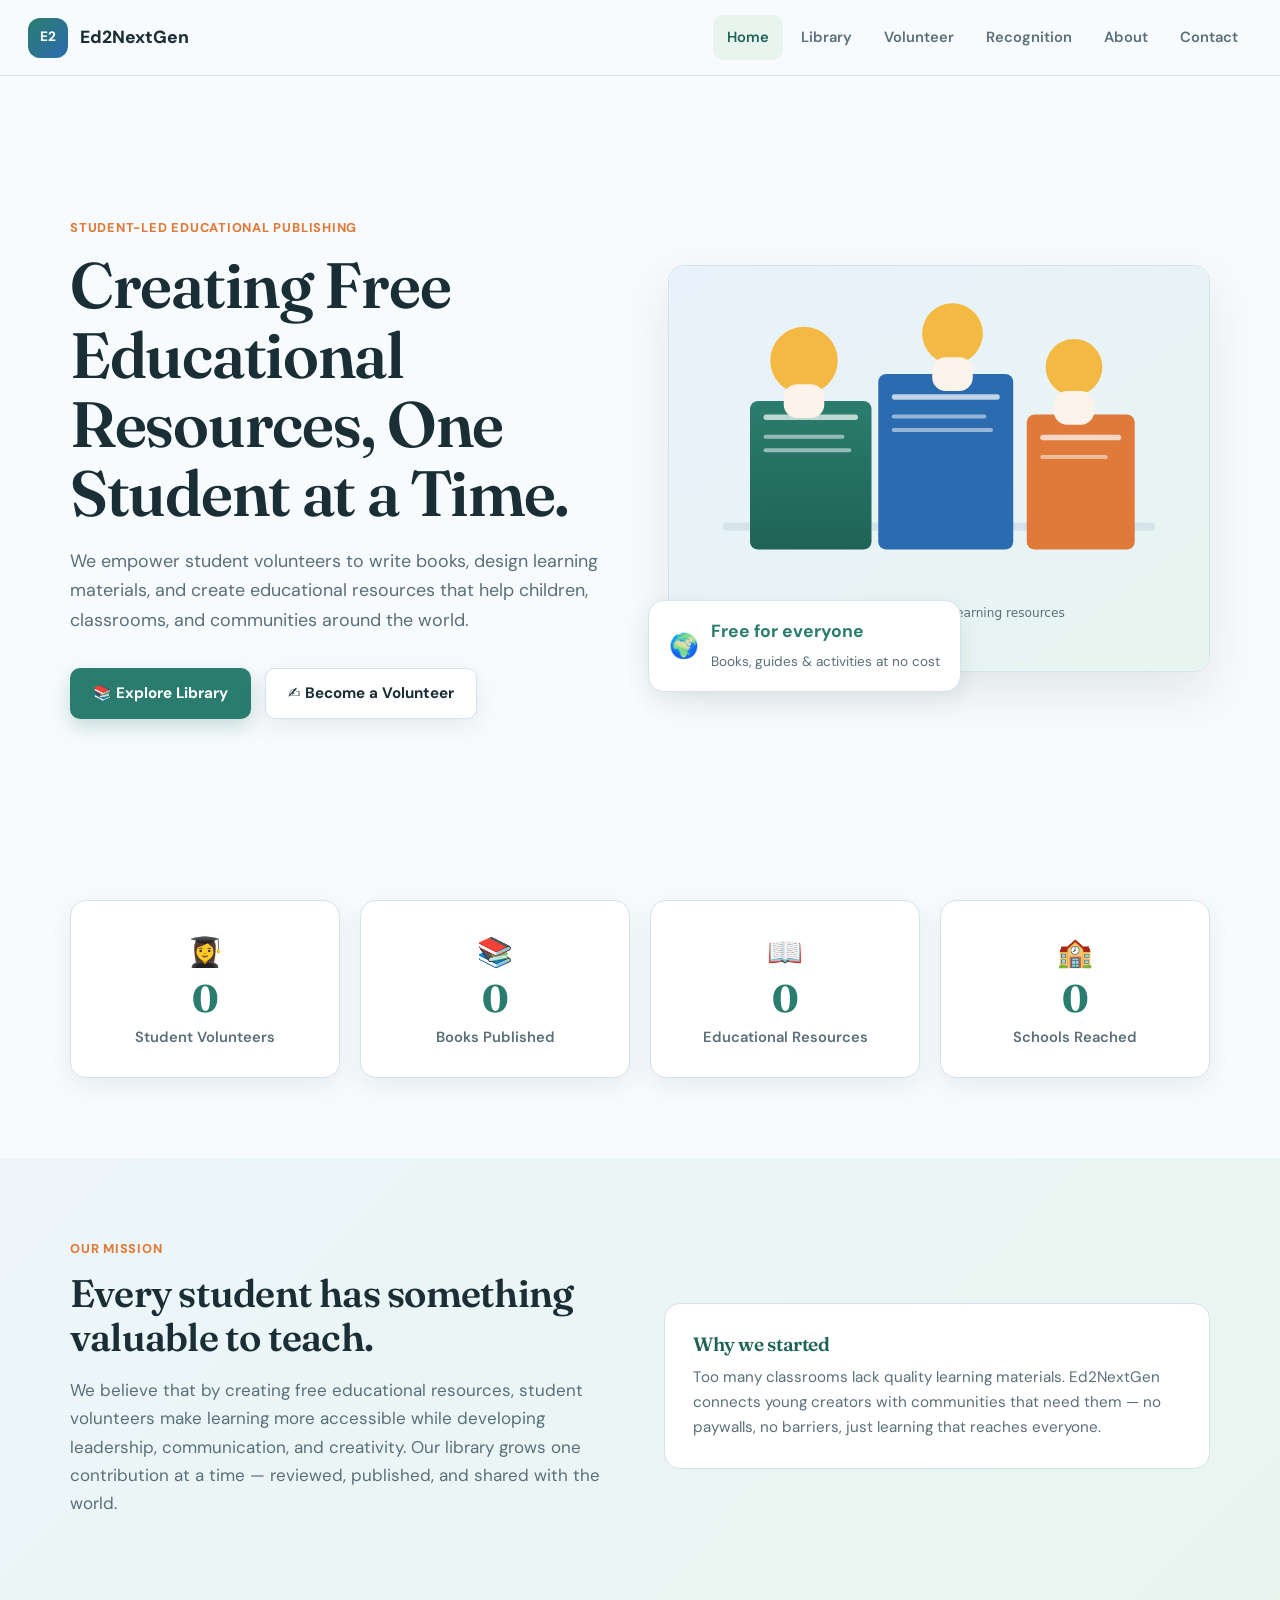
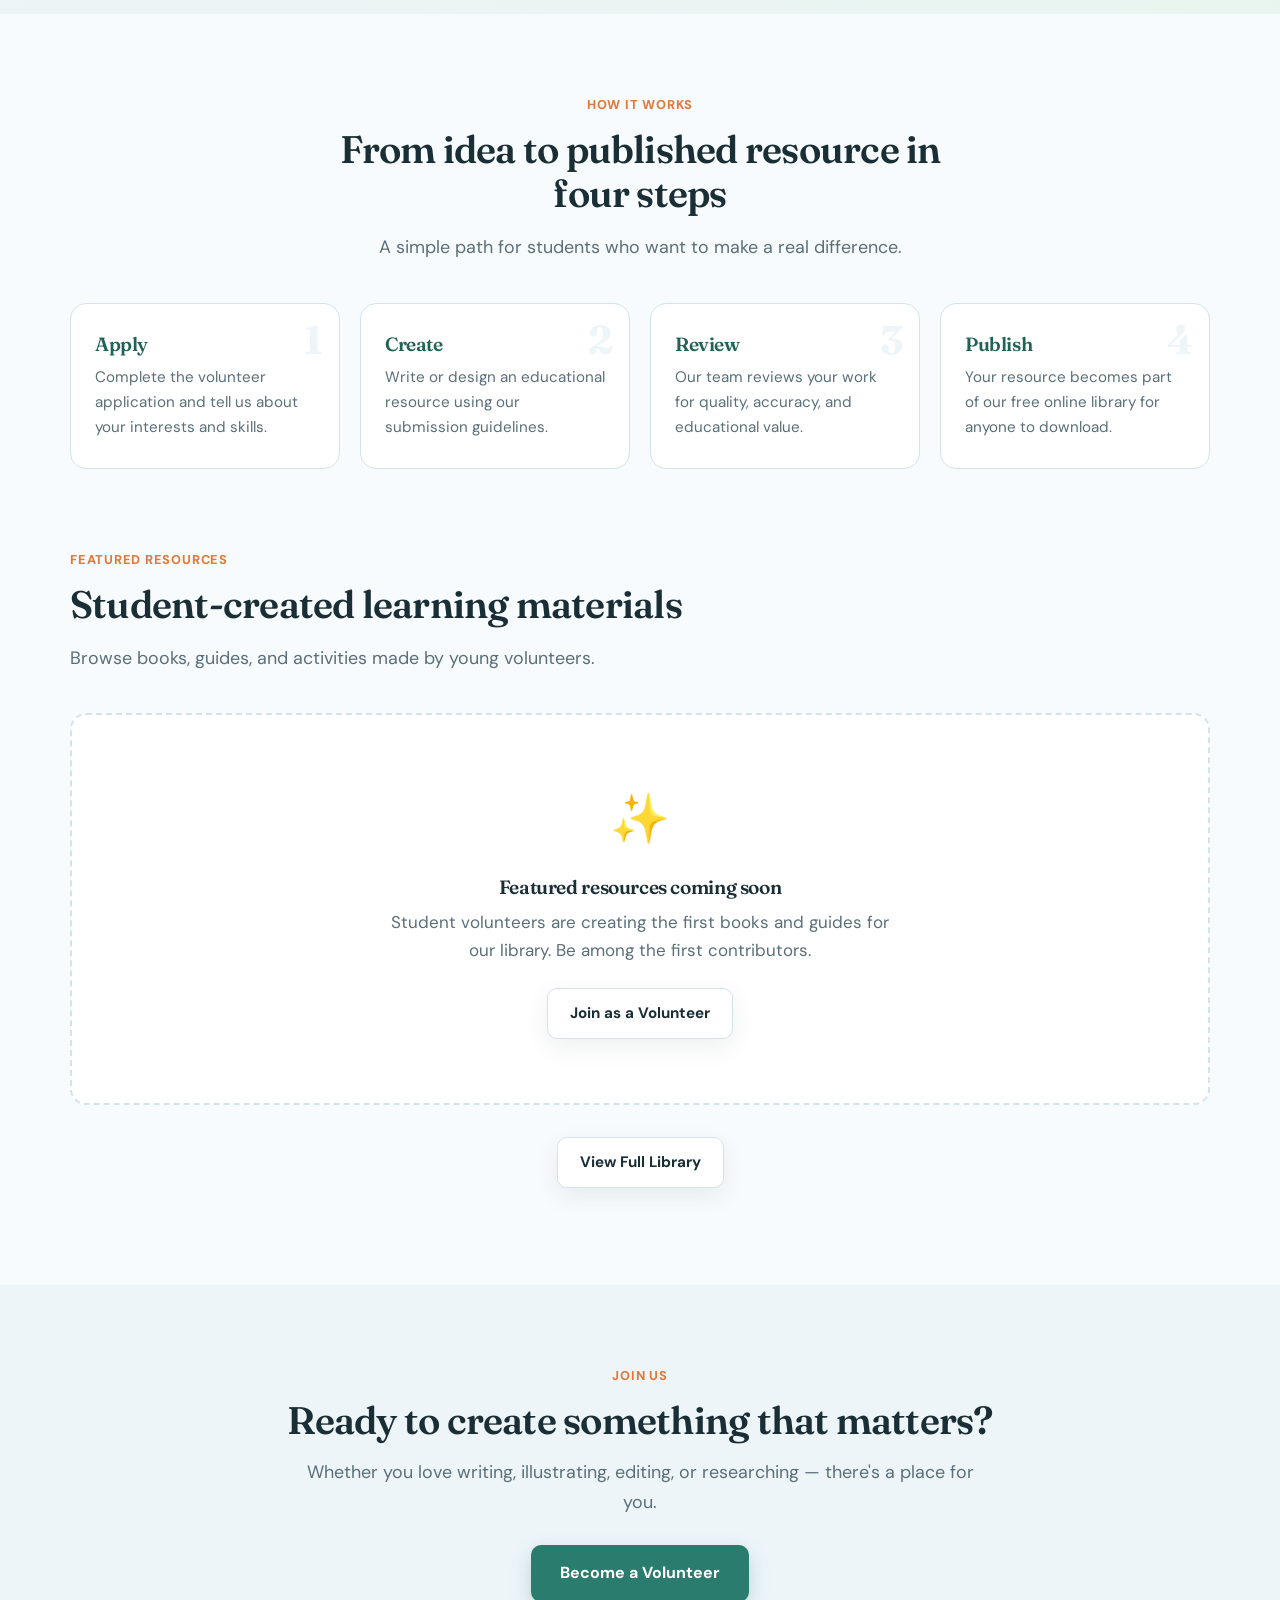
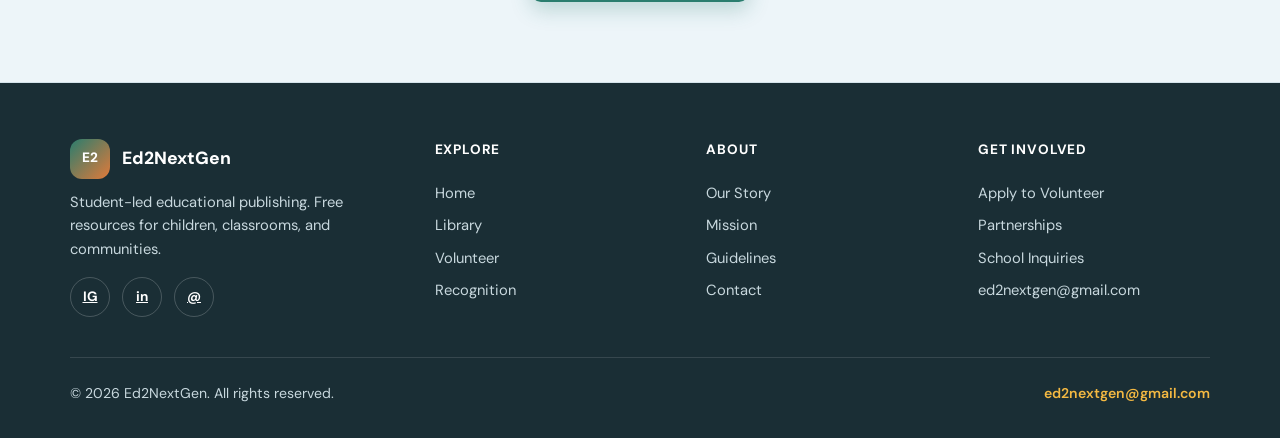
<file: index.html>
<!doctype html>
<html lang="en">
  <head>
    <meta charset="utf-8">
    <meta name="viewport" content="width=device-width, initial-scale=1">
    <title>Ed2NextGen | Free Educational Resources by Student Volunteers</title>
    <meta name="description" content="Ed2NextGen empowers student volunteers to create free educational books, guides, and activities for children, classrooms, and communities worldwide.">
    <link rel="icon" href="assets/favicon.svg" type="image/svg+xml">
    <link rel="stylesheet" href="css/styles.css">
  </head>
  <body>
    <header class="site-header">
      <a class="brand" href="index.html">
        <span class="brand-mark" aria-hidden="true">E2</span>
        <span>Ed2NextGen</span>
      </a>
      <button class="nav-toggle" aria-label="Open menu" aria-expanded="false">
        <span></span><span></span><span></span>
      </button>
      <nav class="nav" aria-label="Primary navigation">
        <a href="index.html" class="active">Home</a>
        <a href="library.html">Library</a>
        <a href="volunteer.html">Volunteer</a>
        <a href="recognition.html">Recognition</a>
        <a href="about.html">About</a>
        <a href="contact.html">Contact</a>
      </nav>
    </header>

    <main>
      <section class="section hero">
        <div class="hero-copy reveal">
          <p class="eyebrow">Student-Led Educational Publishing</p>
          <h1>Creating Free Educational Resources, One Student at a Time.</h1>
          <p class="lead">
            We empower student volunteers to write books, design learning materials, and create
            educational resources that help children, classrooms, and communities around the world.
          </p>
          <div class="hero-actions">
            <a class="button primary" href="library.html">📚 Explore Library</a>
            <a class="button secondary" href="volunteer.html">✍️ Become a Volunteer</a>
          </div>
        </div>
        <div class="hero-visual reveal">
          <div class="hero-card">
            <img src="assets/hero-illustration.svg" alt="Illustration of students creating educational resources together.">
          </div>
          <div class="hero-badge">
            <span aria-hidden="true" style="font-size:1.5rem;">🌍</span>
            <div>
              <strong>Free for everyone</strong>
              <span>Books, guides &amp; activities at no cost</span>
            </div>
          </div>
        </div>
      </section>

      <section class="section stats-grid" aria-label="Our impact">
        <article class="stat-card reveal">
          <span class="stat-icon" aria-hidden="true">👩‍🎓</span>
          <span class="stat-value" data-stat="volunteers">0</span>
          <span class="stat-label">Student Volunteers</span>
        </article>
        <article class="stat-card reveal">
          <span class="stat-icon" aria-hidden="true">📚</span>
          <span class="stat-value" data-stat="booksPublished">0</span>
          <span class="stat-label">Books Published</span>
        </article>
        <article class="stat-card reveal">
          <span class="stat-icon" aria-hidden="true">📖</span>
          <span class="stat-value" data-stat="resources">0</span>
          <span class="stat-label">Educational Resources</span>
        </article>
        <article class="stat-card reveal">
          <span class="stat-icon" aria-hidden="true">🏫</span>
          <span class="stat-value" data-stat="schoolsReached">0</span>
          <span class="stat-label">Schools Reached</span>
        </article>
      </section>

      <section class="band">
        <div class="band-inner">
          <div class="reveal">
            <p class="eyebrow">Our Mission</p>
            <h2>Every student has something valuable to teach.</h2>
            <p class="muted">
              We believe that by creating free educational resources, student volunteers make learning
              more accessible while developing leadership, communication, and creativity. Our library
              grows one contribution at a time — reviewed, published, and shared with the world.
            </p>
          </div>
          <div class="reveal">
            <div class="value-card" style="margin:0;">
              <h3>Why we started</h3>
              <p>
                Too many classrooms lack quality learning materials. Ed2NextGen connects young creators
                with communities that need them — no paywalls, no barriers, just learning that reaches
                everyone.
              </p>
            </div>
          </div>
        </div>
      </section>

      <section class="section">
        <div class="section-heading centered reveal">
          <p class="eyebrow">How It Works</p>
          <h2>From idea to published resource in four steps</h2>
          <p class="lead">A simple path for students who want to make a real difference.</p>
        </div>
        <div class="steps-grid">
          <article class="step-card reveal" data-step="1">
            <h3>Apply</h3>
            <p>Complete the volunteer application and tell us about your interests and skills.</p>
          </article>
          <article class="step-card reveal" data-step="2">
            <h3>Create</h3>
            <p>Write or design an educational resource using our submission guidelines.</p>
          </article>
          <article class="step-card reveal" data-step="3">
            <h3>Review</h3>
            <p>Our team reviews your work for quality, accuracy, and educational value.</p>
          </article>
          <article class="step-card reveal" data-step="4">
            <h3>Publish</h3>
            <p>Your resource becomes part of our free online library for anyone to download.</p>
          </article>
        </div>
      </section>

      <section class="section" style="padding-top:0;">
        <div class="section-heading reveal">
          <p class="eyebrow">Featured Resources</p>
          <h2>Student-created learning materials</h2>
          <p class="lead">Browse books, guides, and activities made by young volunteers.</p>
        </div>
        <div class="card-grid" id="featuredGrid"></div>
        <p style="text-align:center;margin-top:32px;" class="reveal">
          <a class="button secondary" href="library.html">View Full Library</a>
        </p>
      </section>

      <section class="soft-band">
        <div style="max-width:var(--max);margin:0 auto;text-align:center;" class="reveal">
          <p class="eyebrow">Join Us</p>
          <h2>Ready to create something that matters?</h2>
          <p class="lead" style="margin:0 auto 28px;">
            Whether you love writing, illustrating, editing, or researching — there's a place for you.
          </p>
          <a class="button primary large" href="volunteer.html">Become a Volunteer</a>
        </div>
      </section>
    </main>

    <footer class="site-footer">
      <div class="footer-inner">
        <div class="footer-brand">
          <a class="brand" href="index.html">
            <span class="brand-mark" aria-hidden="true">E2</span>
            <span>Ed2NextGen</span>
          </a>
          <p>Student-led educational publishing. Free resources for children, classrooms, and communities.</p>
          <div class="social-links" aria-label="Social media">
            <a href="#" aria-label="Instagram">IG</a>
            <a href="#" aria-label="LinkedIn">in</a>
            <a href="mailto:ed2nextgen@gmail.com" aria-label="Email">@</a>
          </div>
        </div>
        <div class="footer-col">
          <h4>Explore</h4>
          <a href="index.html">Home</a>
          <a href="library.html">Library</a>
          <a href="volunteer.html">Volunteer</a>
          <a href="recognition.html">Recognition</a>
        </div>
        <div class="footer-col">
          <h4>About</h4>
          <a href="about.html">Our Story</a>
          <a href="about.html#mission">Mission</a>
          <a href="volunteer.html#guidelines">Guidelines</a>
          <a href="contact.html">Contact</a>
        </div>
        <div class="footer-col">
          <h4>Get Involved</h4>
          <a href="volunteer.html">Apply to Volunteer</a>
          <a href="contact.html">Partnerships</a>
          <a href="contact.html">School Inquiries</a>
          <a href="mailto:ed2nextgen@gmail.com">ed2nextgen@gmail.com</a>
        </div>
      </div>
      <div class="footer-bottom">
        <span>© 2026 Ed2NextGen. All rights reserved.</span>
        <a href="mailto:ed2nextgen@gmail.com">ed2nextgen@gmail.com</a>
      </div>
    </footer>

    <script src="js/data.js"></script>
    <script src="js/main.js"></script>
  </body>
</html>
</file>
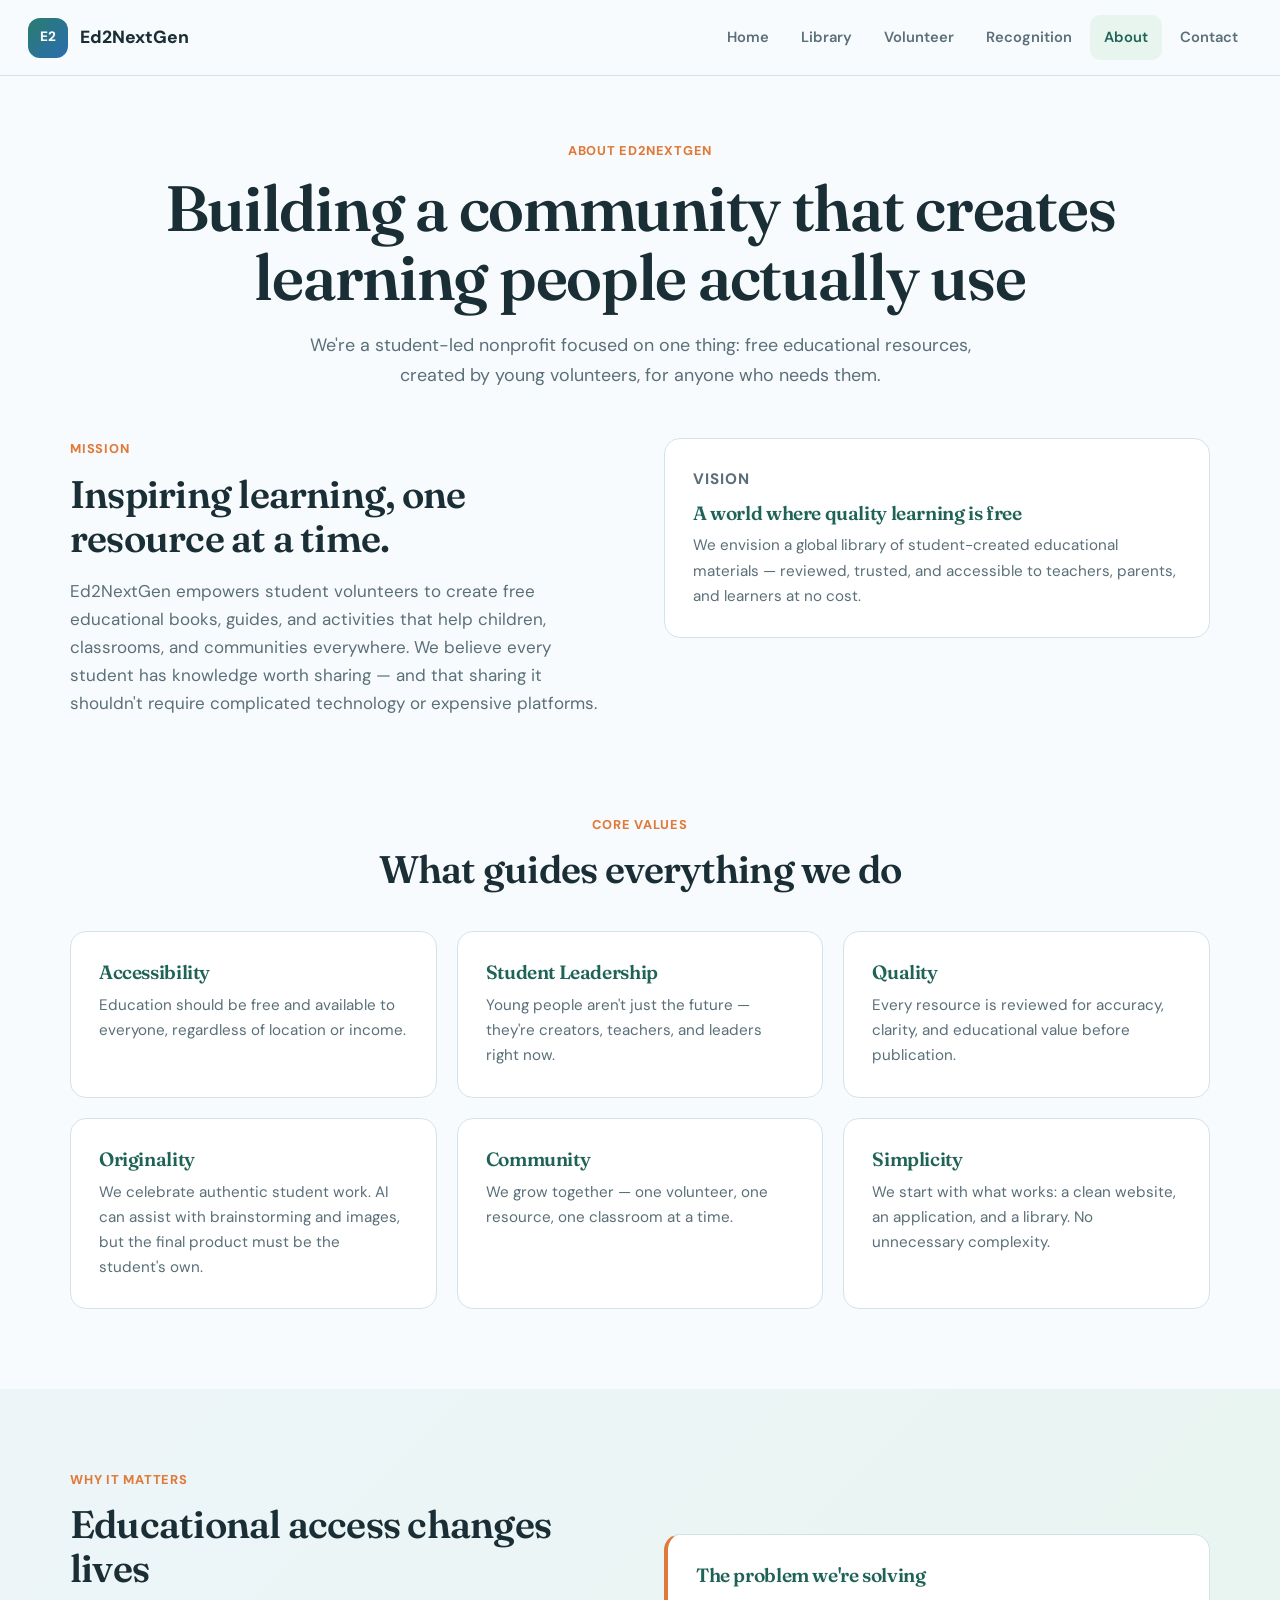
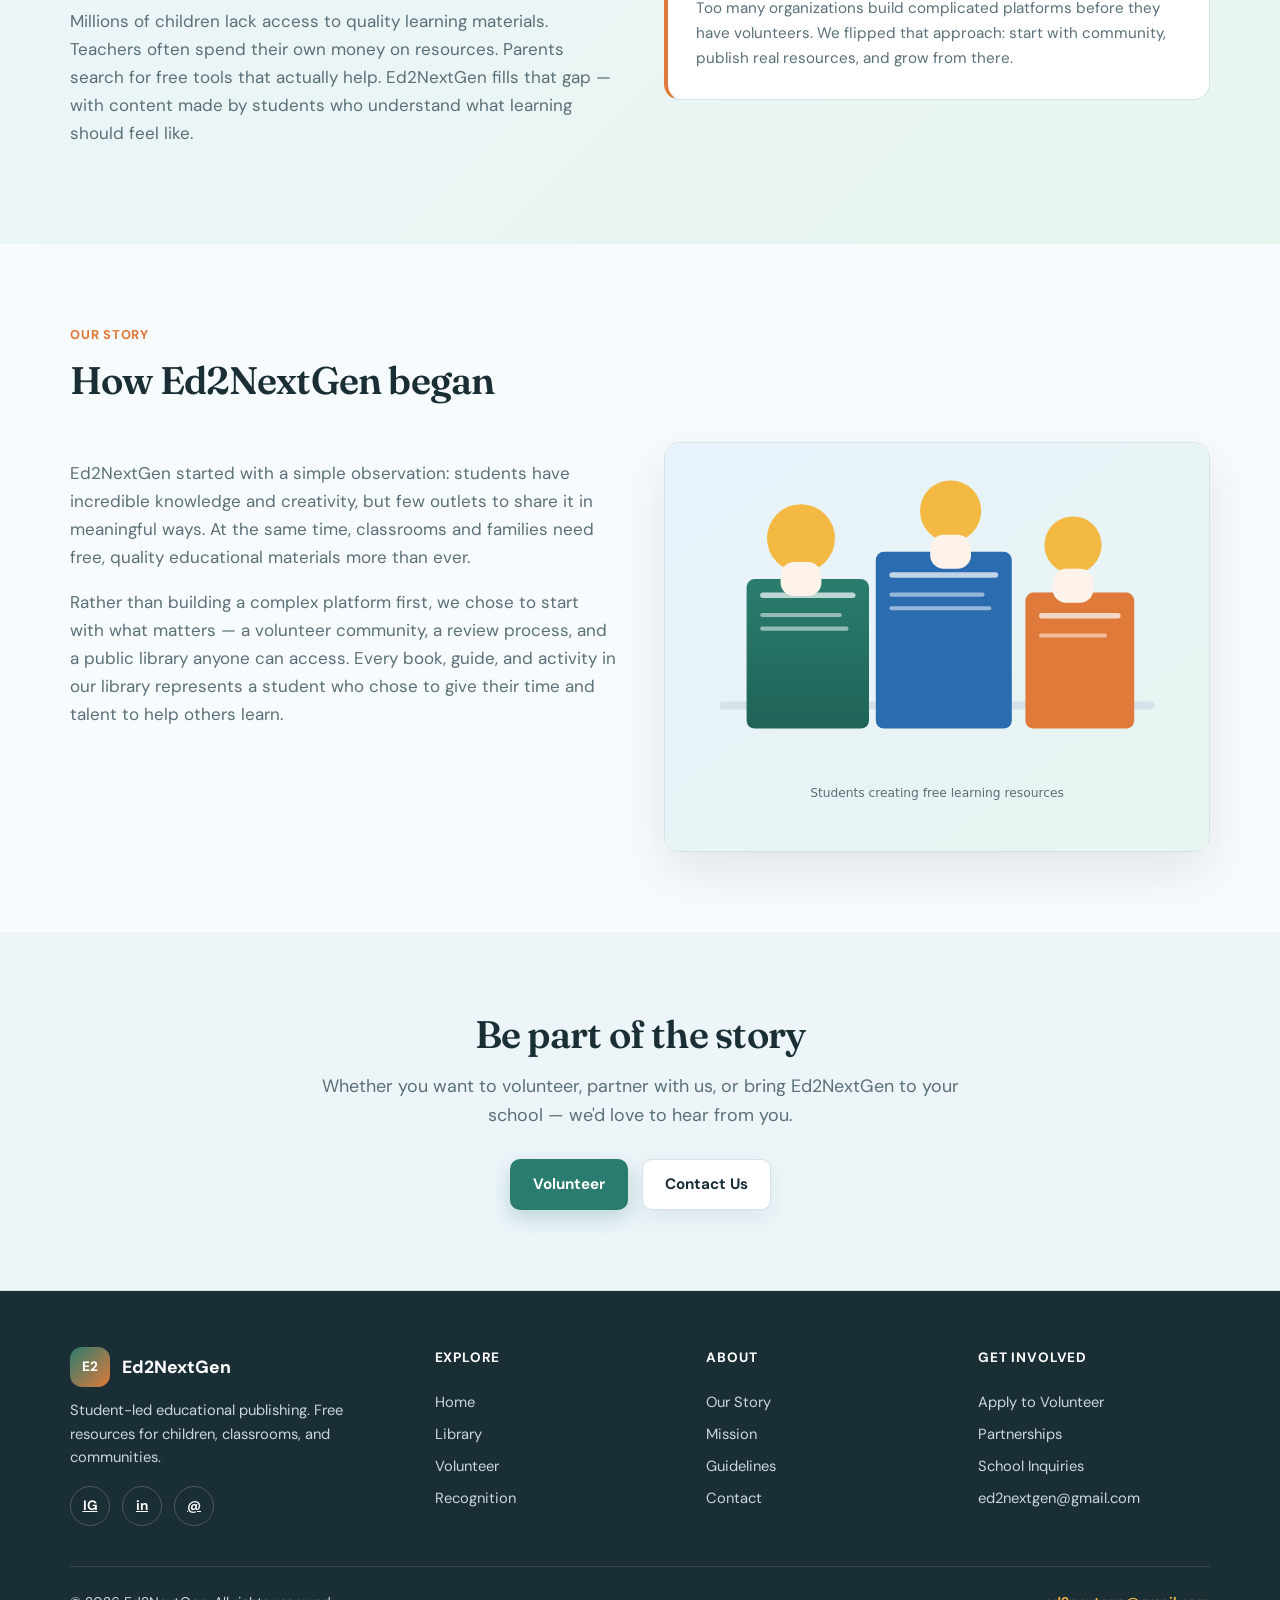
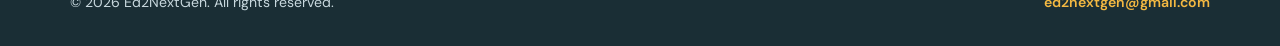
<file: about.html>
<!doctype html>
<html lang="en">
  <head>
    <meta charset="utf-8">
    <meta name="viewport" content="width=device-width, initial-scale=1">
    <title>About | Ed2NextGen</title>
    <meta name="description" content="Learn about Ed2NextGen's mission to make educational resources free and accessible through student volunteer contributions.">
    <link rel="icon" href="assets/favicon.svg" type="image/svg+xml">
    <link rel="stylesheet" href="css/styles.css">
  </head>
  <body>
    <header class="site-header">
      <a class="brand" href="index.html">
        <span class="brand-mark" aria-hidden="true">E2</span>
        <span>Ed2NextGen</span>
      </a>
      <button class="nav-toggle" aria-label="Open menu" aria-expanded="false">
        <span></span><span></span><span></span>
      </button>
      <nav class="nav" aria-label="Primary navigation">
        <a href="index.html">Home</a>
        <a href="library.html">Library</a>
        <a href="volunteer.html">Volunteer</a>
        <a href="recognition.html">Recognition</a>
        <a href="about.html" class="active">About</a>
        <a href="contact.html">Contact</a>
      </nav>
    </header>

    <main>
      <section class="section page-hero">
        <p class="eyebrow reveal">About Ed2NextGen</p>
        <h1 class="reveal">Building a community that creates learning people actually use</h1>
        <p class="lead reveal">
          We're a student-led nonprofit focused on one thing: free educational resources,
          created by young volunteers, for anyone who needs them.
        </p>
      </section>

      <section class="section split" id="mission" style="padding-top:0;">
        <div class="reveal">
          <p class="eyebrow">Mission</p>
          <h2>Inspiring learning, one resource at a time.</h2>
          <p class="muted">
            Ed2NextGen empowers student volunteers to create free educational books, guides, and
            activities that help children, classrooms, and communities everywhere. We believe every
            student has knowledge worth sharing — and that sharing it shouldn't require complicated
            technology or expensive platforms.
          </p>
        </div>
        <div class="reveal">
          <div class="value-card" style="margin:0;">
            <p class="eyebrow" style="margin-bottom:8px;">Vision</p>
            <h3>A world where quality learning is free</h3>
            <p>
              We envision a global library of student-created educational materials — reviewed,
              trusted, and accessible to teachers, parents, and learners at no cost.
            </p>
          </div>
        </div>
      </section>

      <section class="section" style="padding-top:0;">
        <div class="section-heading centered reveal">
          <p class="eyebrow">Core Values</p>
          <h2>What guides everything we do</h2>
        </div>
        <div class="values-grid">
          <article class="value-card reveal">
            <h3>Accessibility</h3>
            <p>Education should be free and available to everyone, regardless of location or income.</p>
          </article>
          <article class="value-card reveal">
            <h3>Student Leadership</h3>
            <p>Young people aren't just the future — they're creators, teachers, and leaders right now.</p>
          </article>
          <article class="value-card reveal">
            <h3>Quality</h3>
            <p>Every resource is reviewed for accuracy, clarity, and educational value before publication.</p>
          </article>
          <article class="value-card reveal">
            <h3>Originality</h3>
            <p>We celebrate authentic student work. AI can assist with brainstorming and images, but the final product must be the student's own.</p>
          </article>
          <article class="value-card reveal">
            <h3>Community</h3>
            <p>We grow together — one volunteer, one resource, one classroom at a time.</p>
          </article>
          <article class="value-card reveal">
            <h3>Simplicity</h3>
            <p>We start with what works: a clean website, an application, and a library. No unnecessary complexity.</p>
          </article>
        </div>
      </section>

      <section class="band">
        <div class="band-inner">
          <div class="reveal">
            <p class="eyebrow">Why It Matters</p>
            <h2>Educational access changes lives</h2>
            <p class="muted">
              Millions of children lack access to quality learning materials. Teachers often spend
              their own money on resources. Parents search for free tools that actually help.
              Ed2NextGen fills that gap — with content made by students who understand what
              learning should feel like.
            </p>
          </div>
          <div class="reveal">
            <div class="value-card" style="margin:0;border-left:4px solid var(--orange);">
              <h3>The problem we're solving</h3>
              <p>
                Too many organizations build complicated platforms before they have volunteers.
                We flipped that approach: start with community, publish real resources, and grow
                from there.
              </p>
            </div>
          </div>
        </div>
      </section>

      <section class="section">
        <div class="section-heading reveal">
          <p class="eyebrow">Our Story</p>
          <h2>How Ed2NextGen began</h2>
        </div>
        <div class="split">
          <div class="reveal">
            <p class="muted">
              Ed2NextGen started with a simple observation: students have incredible knowledge and
              creativity, but few outlets to share it in meaningful ways. At the same time, classrooms
              and families need free, quality educational materials more than ever.
            </p>
            <p class="muted">
              Rather than building a complex platform first, we chose to start with what matters —
              a volunteer community, a review process, and a public library anyone can access.
              Every book, guide, and activity in our library represents a student who chose to
              give their time and talent to help others learn.
            </p>
          </div>
          <div class="reveal">
            <div class="hero-card">
              <img src="assets/hero-illustration.svg" alt="Students collaborating on educational materials.">
            </div>
          </div>
        </div>
      </section>

      <section class="soft-band">
        <div style="max-width:640px;margin:0 auto;text-align:center;" class="reveal">
          <h2>Be part of the story</h2>
          <p class="lead" style="margin:0 auto 28px;">
            Whether you want to volunteer, partner with us, or bring Ed2NextGen to your school — we'd love to hear from you.
          </p>
          <div style="display:flex;gap:14px;justify-content:center;flex-wrap:wrap;">
            <a class="button primary" href="volunteer.html">Volunteer</a>
            <a class="button secondary" href="contact.html">Contact Us</a>
          </div>
        </div>
      </section>
    </main>

    <footer class="site-footer">
      <div class="footer-inner">
        <div class="footer-brand">
          <a class="brand" href="index.html">
            <span class="brand-mark" aria-hidden="true">E2</span>
            <span>Ed2NextGen</span>
          </a>
          <p>Student-led educational publishing. Free resources for children, classrooms, and communities.</p>
          <div class="social-links" aria-label="Social media">
            <a href="#" aria-label="Instagram">IG</a>
            <a href="#" aria-label="LinkedIn">in</a>
            <a href="mailto:ed2nextgen@gmail.com" aria-label="Email">@</a>
          </div>
        </div>
        <div class="footer-col">
          <h4>Explore</h4>
          <a href="index.html">Home</a>
          <a href="library.html">Library</a>
          <a href="volunteer.html">Volunteer</a>
          <a href="recognition.html">Recognition</a>
        </div>
        <div class="footer-col">
          <h4>About</h4>
          <a href="about.html">Our Story</a>
          <a href="about.html#mission">Mission</a>
          <a href="volunteer.html#guidelines">Guidelines</a>
          <a href="contact.html">Contact</a>
        </div>
        <div class="footer-col">
          <h4>Get Involved</h4>
          <a href="volunteer.html">Apply to Volunteer</a>
          <a href="contact.html">Partnerships</a>
          <a href="contact.html">School Inquiries</a>
          <a href="mailto:ed2nextgen@gmail.com">ed2nextgen@gmail.com</a>
        </div>
      </div>
      <div class="footer-bottom">
        <span>© 2026 Ed2NextGen. All rights reserved.</span>
        <a href="mailto:ed2nextgen@gmail.com">ed2nextgen@gmail.com</a>
      </div>
    </footer>

    <script src="js/data.js"></script>
    <script src="js/main.js"></script>
  </body>
</html>
</file>
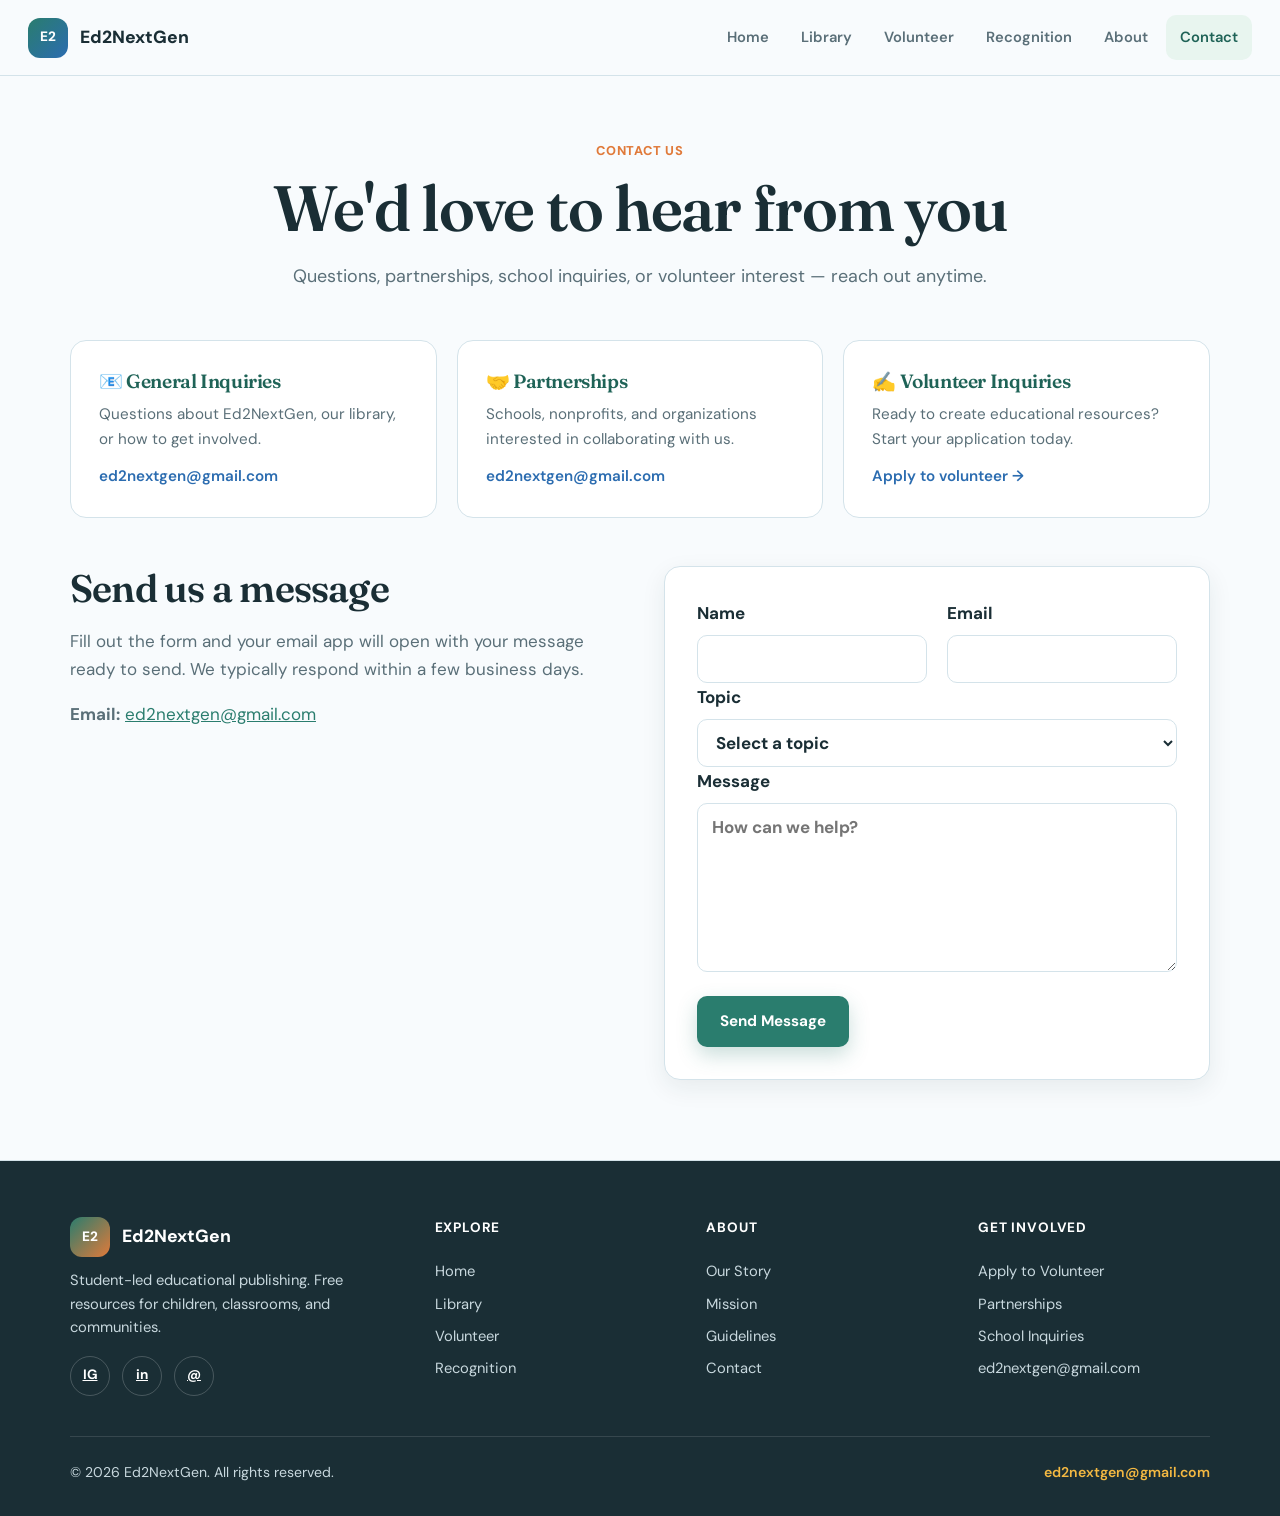
<file: contact.html>
<!doctype html>
<html lang="en">
  <head>
    <meta charset="utf-8">
    <meta name="viewport" content="width=device-width, initial-scale=1">
    <title>Contact | Ed2NextGen</title>
    <meta name="description" content="Get in touch with Ed2NextGen for volunteer inquiries, partnerships, school collaborations, and general questions.">
    <link rel="icon" href="assets/favicon.svg" type="image/svg+xml">
    <link rel="stylesheet" href="css/styles.css">
  </head>
  <body>
    <header class="site-header">
      <a class="brand" href="index.html">
        <span class="brand-mark" aria-hidden="true">E2</span>
        <span>Ed2NextGen</span>
      </a>
      <button class="nav-toggle" aria-label="Open menu" aria-expanded="false">
        <span></span><span></span><span></span>
      </button>
      <nav class="nav" aria-label="Primary navigation">
        <a href="index.html">Home</a>
        <a href="library.html">Library</a>
        <a href="volunteer.html">Volunteer</a>
        <a href="recognition.html">Recognition</a>
        <a href="about.html">About</a>
        <a href="contact.html" class="active">Contact</a>
      </nav>
    </header>

    <main>
      <section class="section page-hero">
        <p class="eyebrow reveal">Contact Us</p>
        <h1 class="reveal">We'd love to hear from you</h1>
        <p class="lead reveal">
          Questions, partnerships, school inquiries, or volunteer interest — reach out anytime.
        </p>
      </section>

      <section class="section" style="padding-top:0;">
        <div class="contact-cards">
          <article class="contact-card reveal">
            <h3>📧 General Inquiries</h3>
            <p>Questions about Ed2NextGen, our library, or how to get involved.</p>
            <p style="margin-top:12px;"><a href="mailto:ed2nextgen@gmail.com">ed2nextgen@gmail.com</a></p>
          </article>
          <article class="contact-card reveal">
            <h3>🤝 Partnerships</h3>
            <p>Schools, nonprofits, and organizations interested in collaborating with us.</p>
            <p style="margin-top:12px;"><a href="mailto:ed2nextgen@gmail.com?subject=Partnership%20Inquiry">ed2nextgen@gmail.com</a></p>
          </article>
          <article class="contact-card reveal">
            <h3>✍️ Volunteer Inquiries</h3>
            <p>Ready to create educational resources? Start your application today.</p>
            <p style="margin-top:12px;"><a href="volunteer.html">Apply to volunteer →</a></p>
          </article>
        </div>

        <div class="split">
          <div class="reveal">
            <h2>Send us a message</h2>
            <p class="muted">
              Fill out the form and your email app will open with your message ready to send.
              We typically respond within a few business days.
            </p>
            <p class="muted">
              <strong>Email:</strong>
              <a href="mailto:ed2nextgen@gmail.com" style="color:var(--sage);">ed2nextgen@gmail.com</a>
            </p>
          </div>

          <form id="contactForm" class="form reveal">
            <div class="form-grid">
              <label>
                Name
                <input name="name" autocomplete="name" required>
              </label>
              <label>
                Email
                <input name="email" type="email" autocomplete="email" required>
              </label>
            </div>
            <label>
              Topic
              <select name="topic" required>
                <option value="">Select a topic</option>
                <option>General question</option>
                <option>Volunteer inquiry</option>
                <option>Partnership</option>
                <option>School collaboration</option>
                <option>Media / press</option>
                <option>Other</option>
              </select>
            </label>
            <label>
              Message
              <textarea name="message" rows="6" required placeholder="How can we help?"></textarea>
            </label>
            <div class="form-actions">
              <button class="button primary" type="submit">Send Message</button>
              <p id="contactStatus" role="status" aria-live="polite"></p>
            </div>
          </form>
        </div>
      </section>
    </main>

    <footer class="site-footer">
      <div class="footer-inner">
        <div class="footer-brand">
          <a class="brand" href="index.html">
            <span class="brand-mark" aria-hidden="true">E2</span>
            <span>Ed2NextGen</span>
          </a>
          <p>Student-led educational publishing. Free resources for children, classrooms, and communities.</p>
          <div class="social-links" aria-label="Social media">
            <a href="#" aria-label="Instagram">IG</a>
            <a href="#" aria-label="LinkedIn">in</a>
            <a href="mailto:ed2nextgen@gmail.com" aria-label="Email">@</a>
          </div>
        </div>
        <div class="footer-col">
          <h4>Explore</h4>
          <a href="index.html">Home</a>
          <a href="library.html">Library</a>
          <a href="volunteer.html">Volunteer</a>
          <a href="recognition.html">Recognition</a>
        </div>
        <div class="footer-col">
          <h4>About</h4>
          <a href="about.html">Our Story</a>
          <a href="about.html#mission">Mission</a>
          <a href="volunteer.html#guidelines">Guidelines</a>
          <a href="contact.html">Contact</a>
        </div>
        <div class="footer-col">
          <h4>Get Involved</h4>
          <a href="volunteer.html">Apply to Volunteer</a>
          <a href="contact.html">Partnerships</a>
          <a href="contact.html">School Inquiries</a>
          <a href="mailto:ed2nextgen@gmail.com">ed2nextgen@gmail.com</a>
        </div>
      </div>
      <div class="footer-bottom">
        <span>© 2026 Ed2NextGen. All rights reserved.</span>
        <a href="mailto:ed2nextgen@gmail.com">ed2nextgen@gmail.com</a>
      </div>
    </footer>

    <script src="js/data.js"></script>
    <script src="js/main.js"></script>
  </body>
</html>
</file>
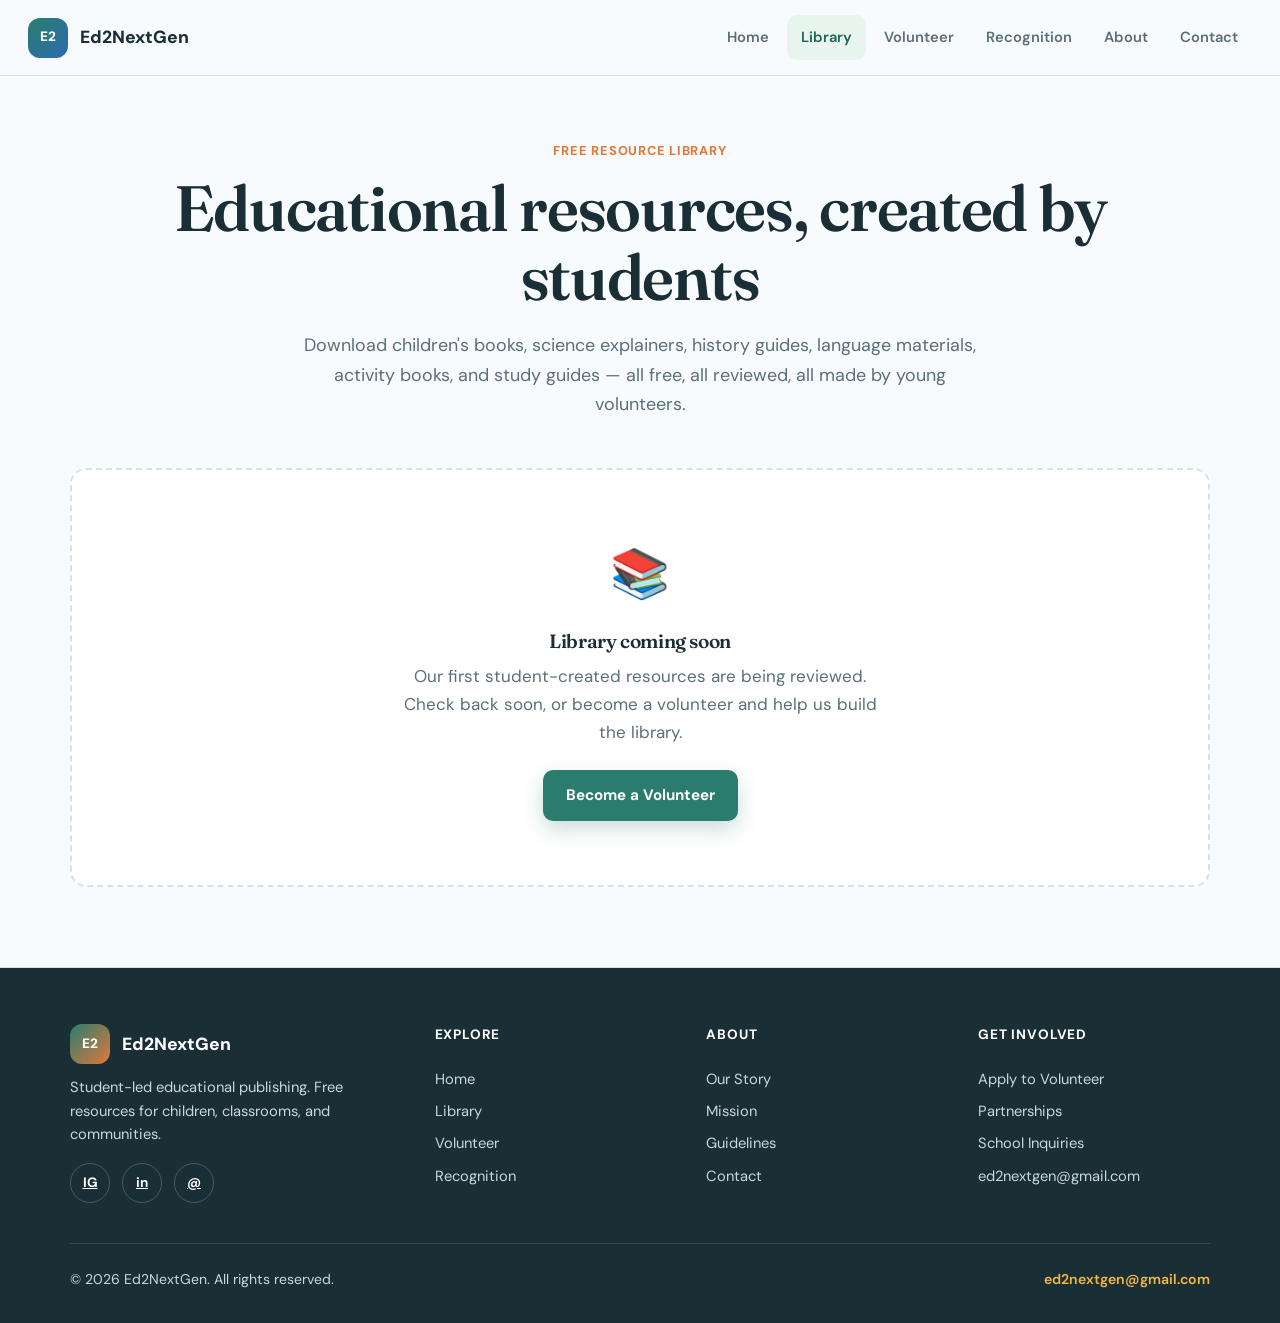
<file: library.html>
<!doctype html>
<html lang="en">
  <head>
    <meta charset="utf-8">
    <meta name="viewport" content="width=device-width, initial-scale=1">
    <title>Library | Ed2NextGen</title>
    <meta name="description" content="Browse free educational resources created by student volunteers — children's books, science guides, history materials, and more.">
    <link rel="icon" href="assets/favicon.svg" type="image/svg+xml">
    <link rel="stylesheet" href="css/styles.css">
  </head>
  <body>
    <header class="site-header">
      <a class="brand" href="index.html">
        <span class="brand-mark" aria-hidden="true">E2</span>
        <span>Ed2NextGen</span>
      </a>
      <button class="nav-toggle" aria-label="Open menu" aria-expanded="false">
        <span></span><span></span><span></span>
      </button>
      <nav class="nav" aria-label="Primary navigation">
        <a href="index.html">Home</a>
        <a href="library.html" class="active">Library</a>
        <a href="volunteer.html">Volunteer</a>
        <a href="recognition.html">Recognition</a>
        <a href="about.html">About</a>
        <a href="contact.html">Contact</a>
      </nav>
    </header>

    <main>
      <section class="section page-hero">
        <p class="eyebrow reveal">Free Resource Library</p>
        <h1 class="reveal">Educational resources, created by students</h1>
        <p class="lead reveal">
          Download children's books, science explainers, history guides, language materials,
          activity books, and study guides — all free, all reviewed, all made by young volunteers.
        </p>
      </section>

      <section class="section" style="padding-top:0;">
        <div class="filter-bar reveal" id="categoryFilters" aria-label="Filter by category"></div>
        <div class="card-grid" id="libraryGrid"></div>
      </section>
    </main>

    <footer class="site-footer">
      <div class="footer-inner">
        <div class="footer-brand">
          <a class="brand" href="index.html">
            <span class="brand-mark" aria-hidden="true">E2</span>
            <span>Ed2NextGen</span>
          </a>
          <p>Student-led educational publishing. Free resources for children, classrooms, and communities.</p>
          <div class="social-links" aria-label="Social media">
            <a href="#" aria-label="Instagram">IG</a>
            <a href="#" aria-label="LinkedIn">in</a>
            <a href="mailto:ed2nextgen@gmail.com" aria-label="Email">@</a>
          </div>
        </div>
        <div class="footer-col">
          <h4>Explore</h4>
          <a href="index.html">Home</a>
          <a href="library.html">Library</a>
          <a href="volunteer.html">Volunteer</a>
          <a href="recognition.html">Recognition</a>
        </div>
        <div class="footer-col">
          <h4>About</h4>
          <a href="about.html">Our Story</a>
          <a href="about.html#mission">Mission</a>
          <a href="volunteer.html#guidelines">Guidelines</a>
          <a href="contact.html">Contact</a>
        </div>
        <div class="footer-col">
          <h4>Get Involved</h4>
          <a href="volunteer.html">Apply to Volunteer</a>
          <a href="contact.html">Partnerships</a>
          <a href="contact.html">School Inquiries</a>
          <a href="mailto:ed2nextgen@gmail.com">ed2nextgen@gmail.com</a>
        </div>
      </div>
      <div class="footer-bottom">
        <span>© 2026 Ed2NextGen. All rights reserved.</span>
        <a href="mailto:ed2nextgen@gmail.com">ed2nextgen@gmail.com</a>
      </div>
    </footer>

    <script src="js/data.js"></script>
    <script src="js/main.js"></script>
  </body>
</html>
</file>
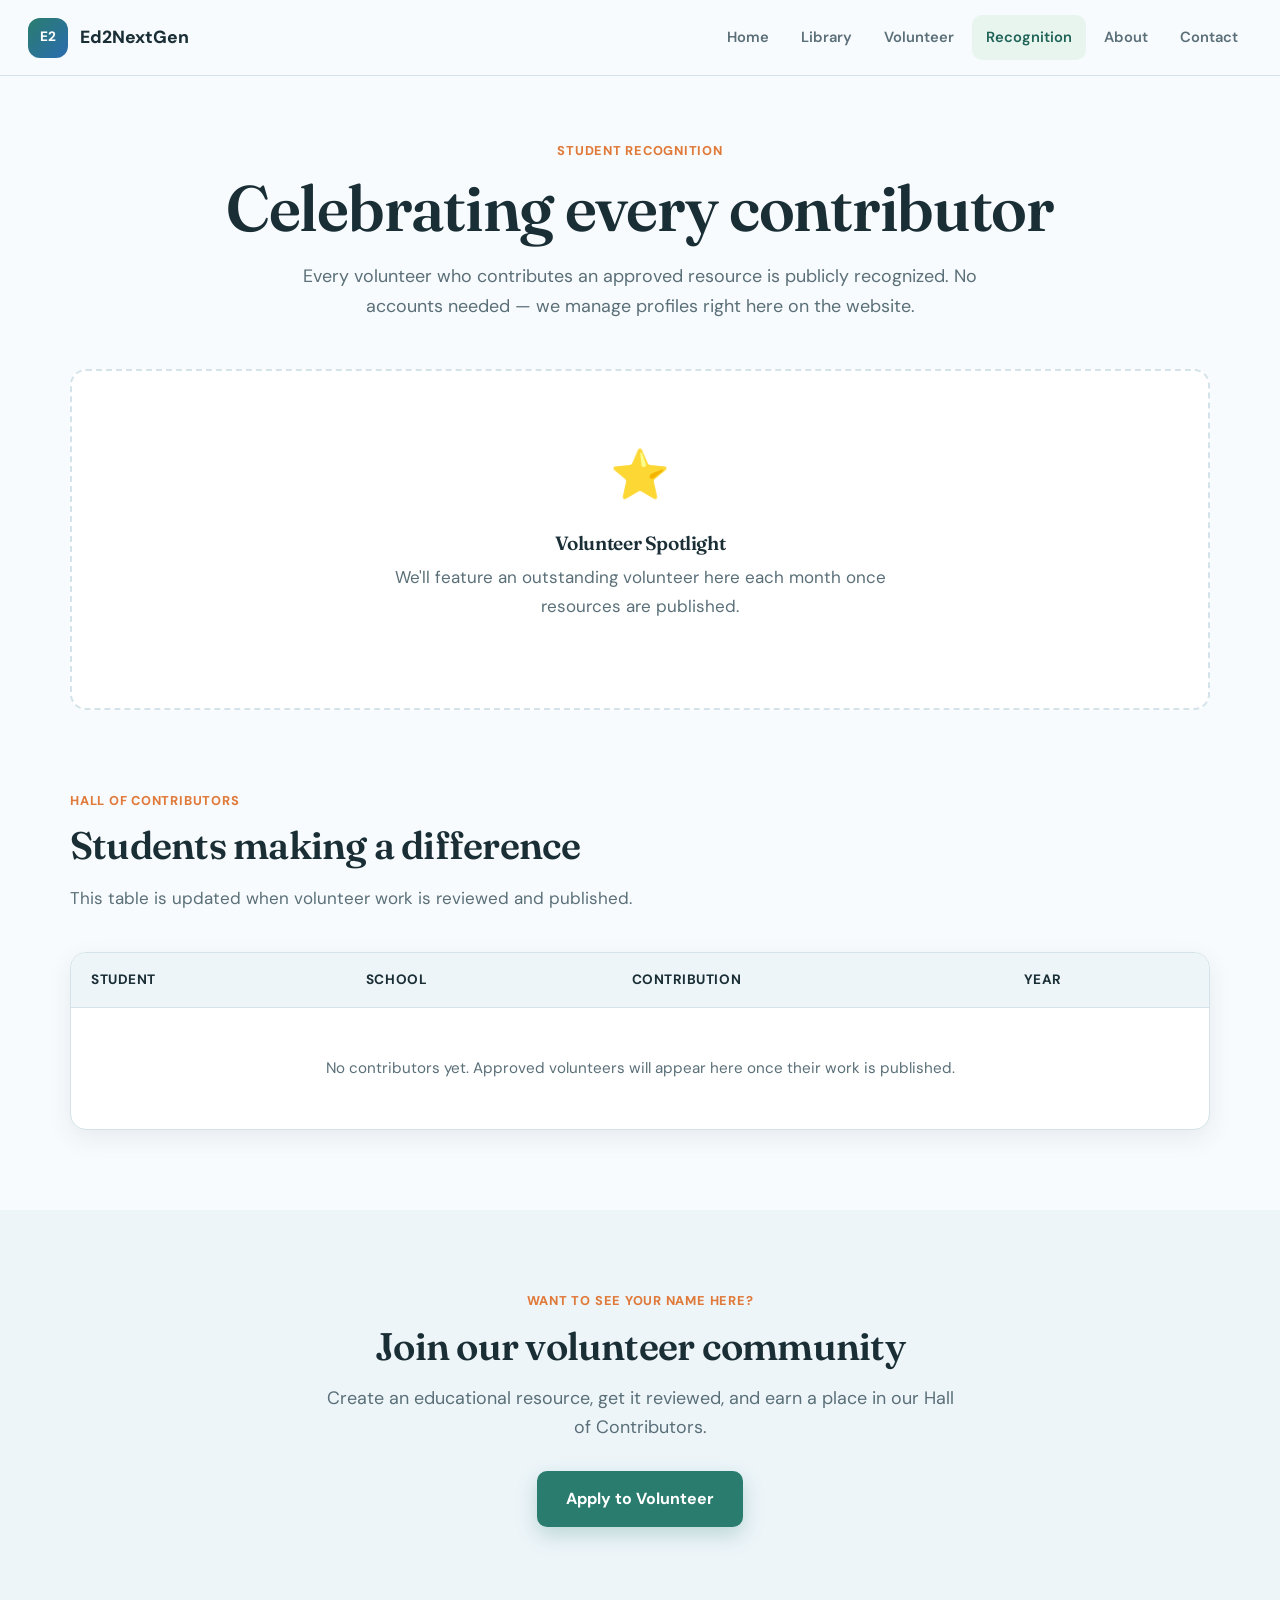
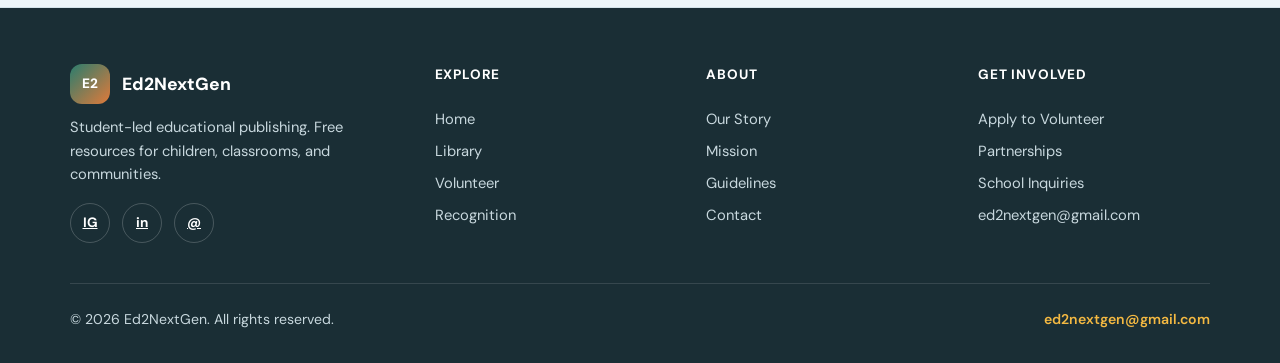
<file: recognition.html>
<!doctype html>
<html lang="en">
  <head>
    <meta charset="utf-8">
    <meta name="viewport" content="width=device-width, initial-scale=1">
    <title>Recognition | Ed2NextGen</title>
    <meta name="description" content="Meet the student volunteers who contribute to Ed2NextGen's free educational library.">
    <link rel="icon" href="assets/favicon.svg" type="image/svg+xml">
    <link rel="stylesheet" href="css/styles.css">
  </head>
  <body>
    <header class="site-header">
      <a class="brand" href="index.html">
        <span class="brand-mark" aria-hidden="true">E2</span>
        <span>Ed2NextGen</span>
      </a>
      <button class="nav-toggle" aria-label="Open menu" aria-expanded="false">
        <span></span><span></span><span></span>
      </button>
      <nav class="nav" aria-label="Primary navigation">
        <a href="index.html">Home</a>
        <a href="library.html">Library</a>
        <a href="volunteer.html">Volunteer</a>
        <a href="recognition.html" class="active">Recognition</a>
        <a href="about.html">About</a>
        <a href="contact.html">Contact</a>
      </nav>
    </header>

    <main>
      <section class="section page-hero">
        <p class="eyebrow reveal">Student Recognition</p>
        <h1 class="reveal">Celebrating every contributor</h1>
        <p class="lead reveal">
          Every volunteer who contributes an approved resource is publicly recognized.
          No accounts needed — we manage profiles right here on the website.
        </p>
      </section>

      <section class="section" style="padding-top:0;">
        <div id="spotlightCard" class="reveal"></div>
      </section>

      <section class="section" style="padding-top:0;">
        <div class="section-heading reveal">
          <p class="eyebrow">Hall of Contributors</p>
          <h2>Students making a difference</h2>
          <p class="muted">
            This table is updated when volunteer work is reviewed and published.
        
          </p>
        </div>
        <div class="data-table-wrap reveal">
          <table class="data-table">
            <thead>
              <tr>
                <th>Student</th>
                <th>School</th>
                <th>Contribution</th>
                <th>Year</th>
              </tr>
            </thead>
            <tbody id="contributorsBody"></tbody>
          </table>
        </div>
      </section>

      <section class="soft-band">
        <div style="max-width:640px;margin:0 auto;text-align:center;" class="reveal">
          <p class="eyebrow">Want to see your name here?</p>
          <h2>Join our volunteer community</h2>
          <p class="lead" style="margin:0 auto 28px;">
            Create an educational resource, get it reviewed, and earn a place in our Hall of Contributors.
          </p>
          <a class="button primary large" href="volunteer.html">Apply to Volunteer</a>
        </div>
      </section>
    </main>

    <footer class="site-footer">
      <div class="footer-inner">
        <div class="footer-brand">
          <a class="brand" href="index.html">
            <span class="brand-mark" aria-hidden="true">E2</span>
            <span>Ed2NextGen</span>
          </a>
          <p>Student-led educational publishing. Free resources for children, classrooms, and communities.</p>
          <div class="social-links" aria-label="Social media">
            <a href="#" aria-label="Instagram">IG</a>
            <a href="#" aria-label="LinkedIn">in</a>
            <a href="mailto:ed2nextgen@gmail.com" aria-label="Email">@</a>
          </div>
        </div>
        <div class="footer-col">
          <h4>Explore</h4>
          <a href="index.html">Home</a>
          <a href="library.html">Library</a>
          <a href="volunteer.html">Volunteer</a>
          <a href="recognition.html">Recognition</a>
        </div>
        <div class="footer-col">
          <h4>About</h4>
          <a href="about.html">Our Story</a>
          <a href="about.html#mission">Mission</a>
          <a href="volunteer.html#guidelines">Guidelines</a>
          <a href="contact.html">Contact</a>
        </div>
        <div class="footer-col">
          <h4>Get Involved</h4>
          <a href="volunteer.html">Apply to Volunteer</a>
          <a href="contact.html">Partnerships</a>
          <a href="contact.html">School Inquiries</a>
          <a href="mailto:ed2nextgen@gmail.com">ed2nextgen@gmail.com</a>
        </div>
      </div>
      <div class="footer-bottom">
        <span>© 2026 Ed2NextGen. All rights reserved.</span>
        <a href="mailto:ed2nextgen@gmail.com">ed2nextgen@gmail.com</a>
      </div>
    </footer>

    <script src="js/data.js"></script>
    <script src="js/main.js"></script>
  </body>
</html>
</file>
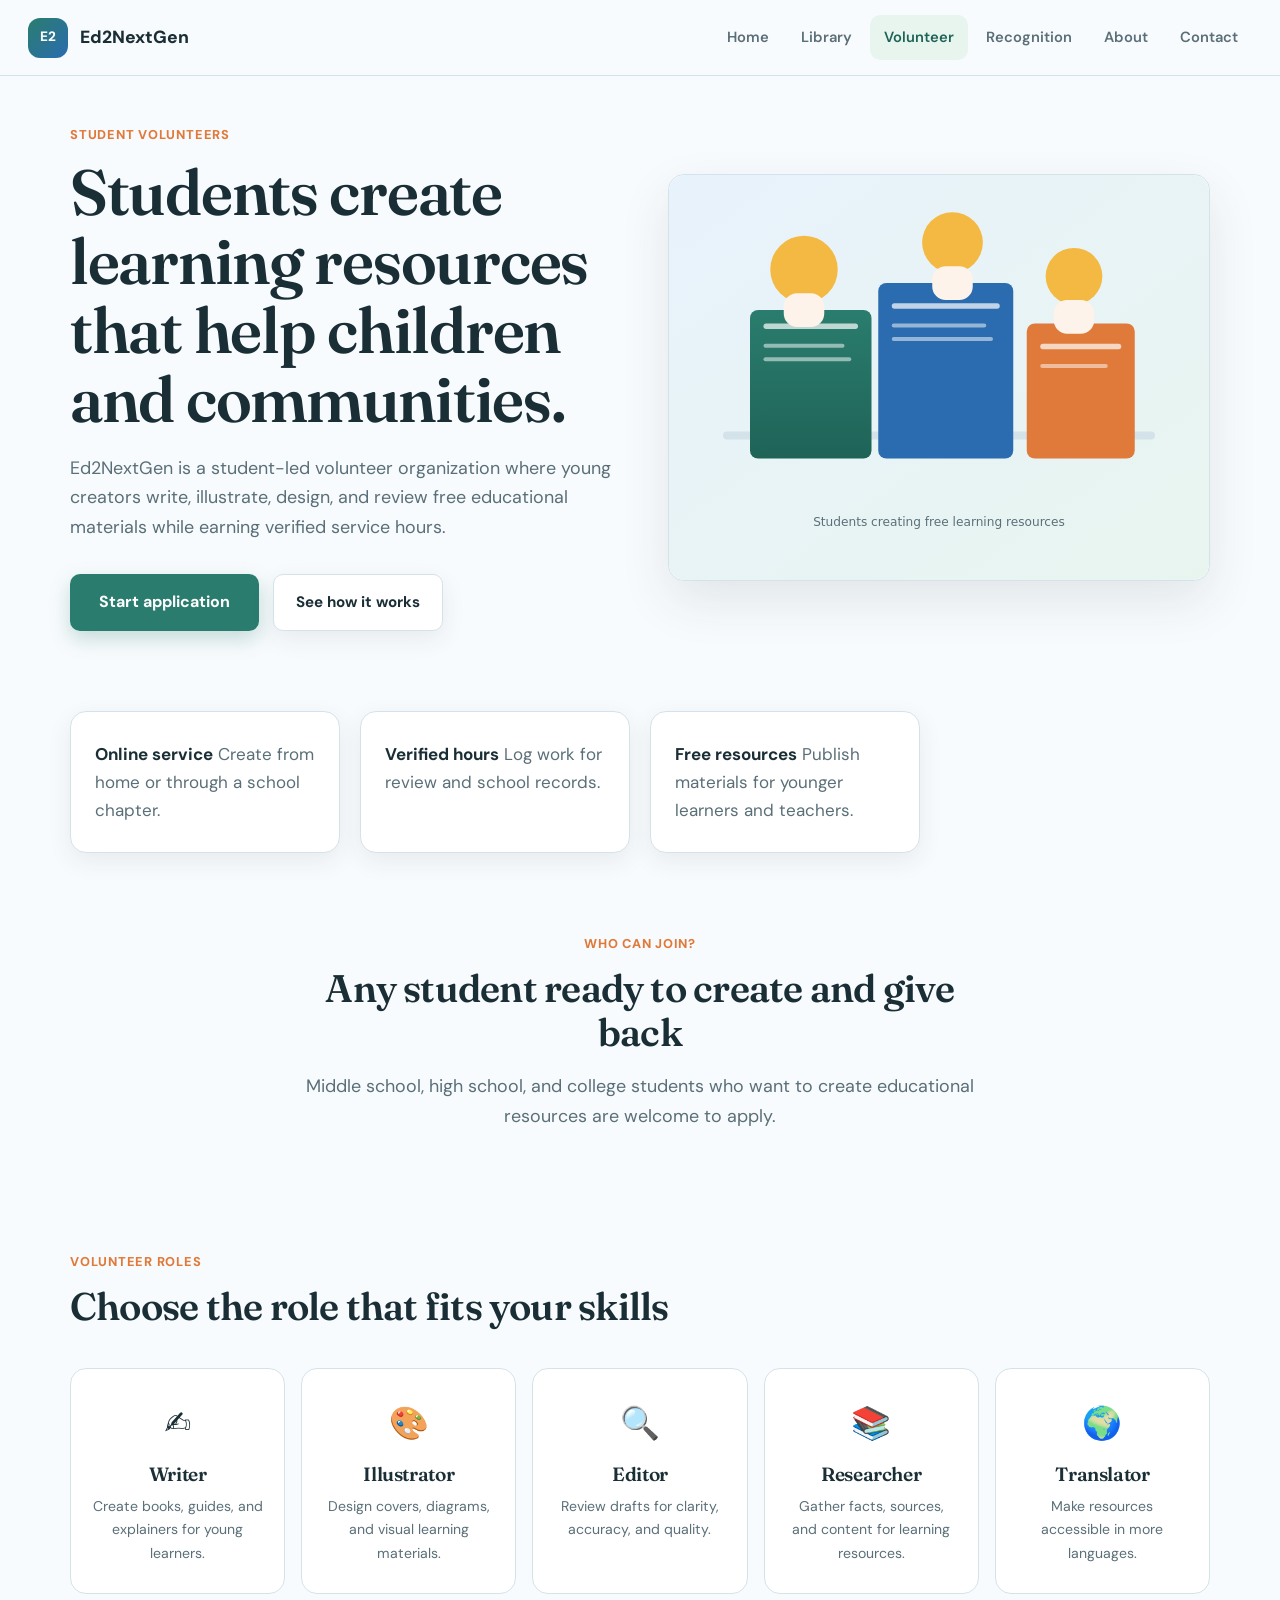
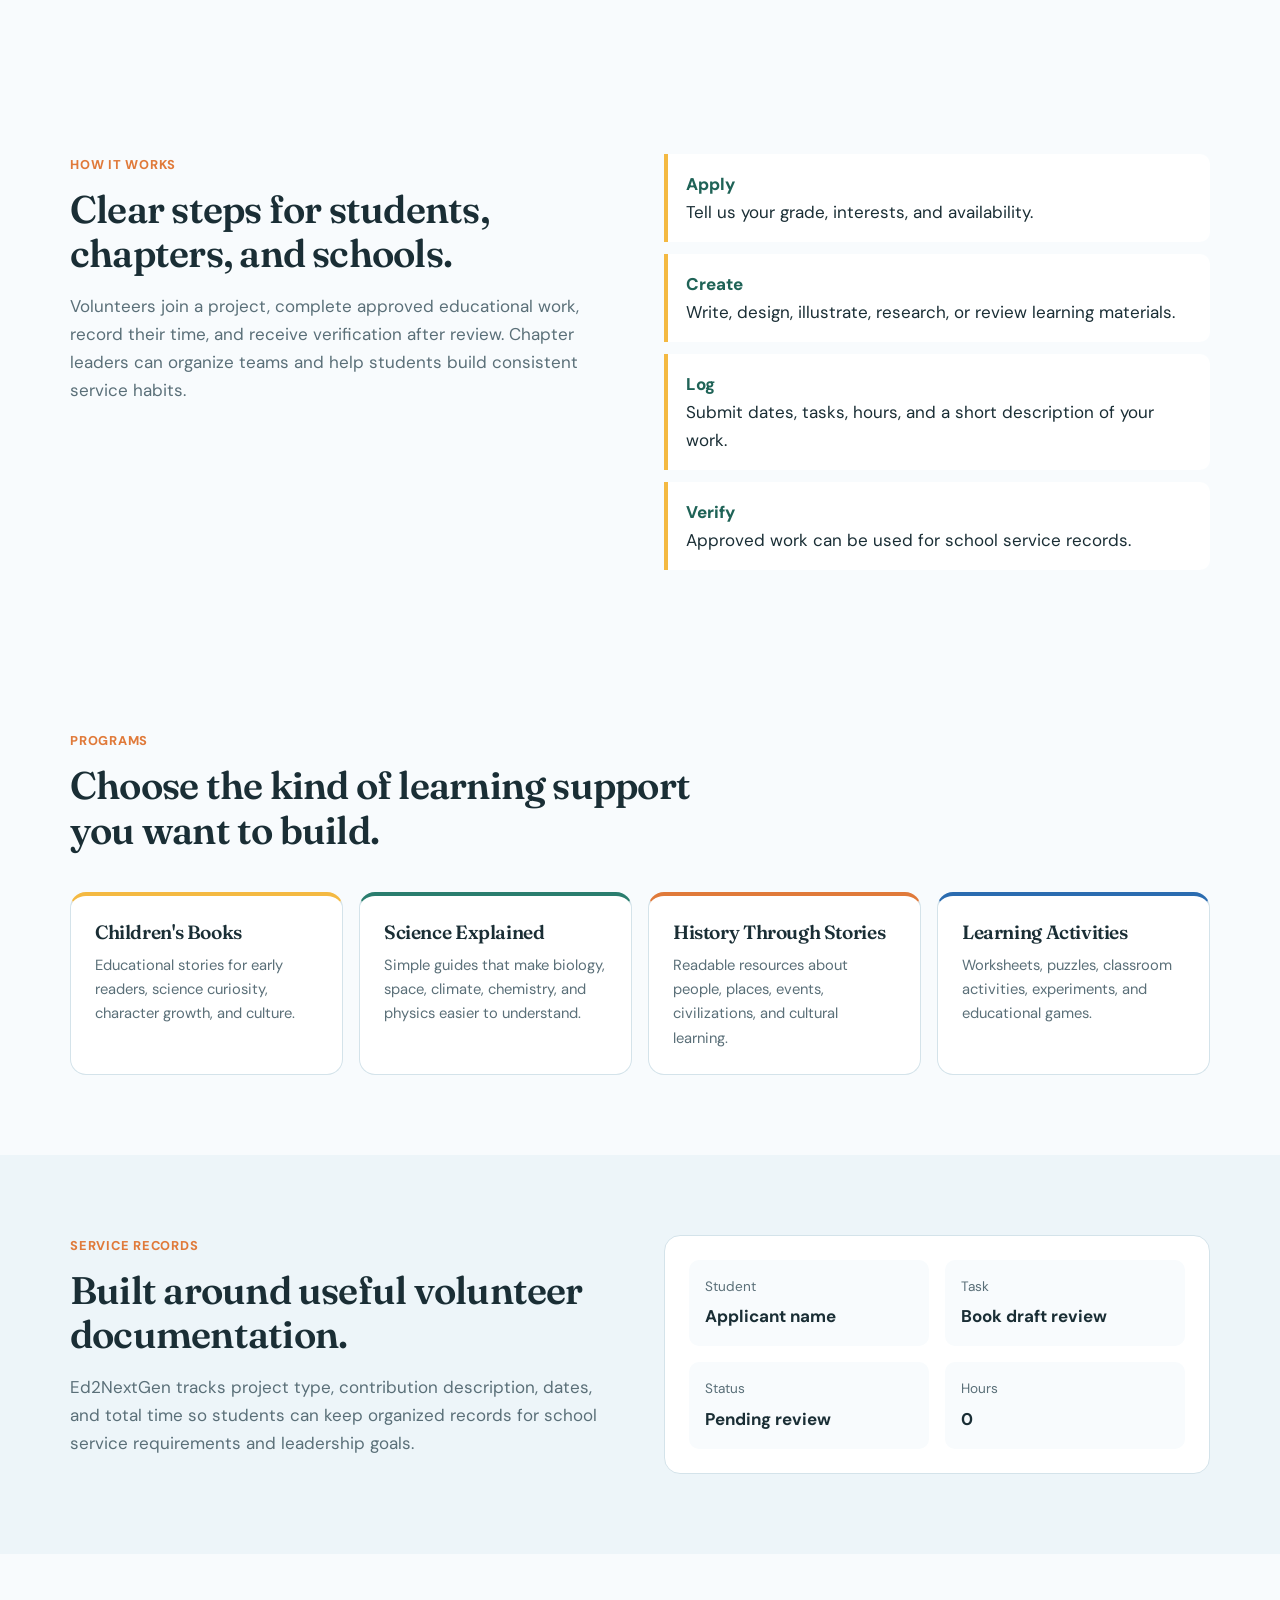
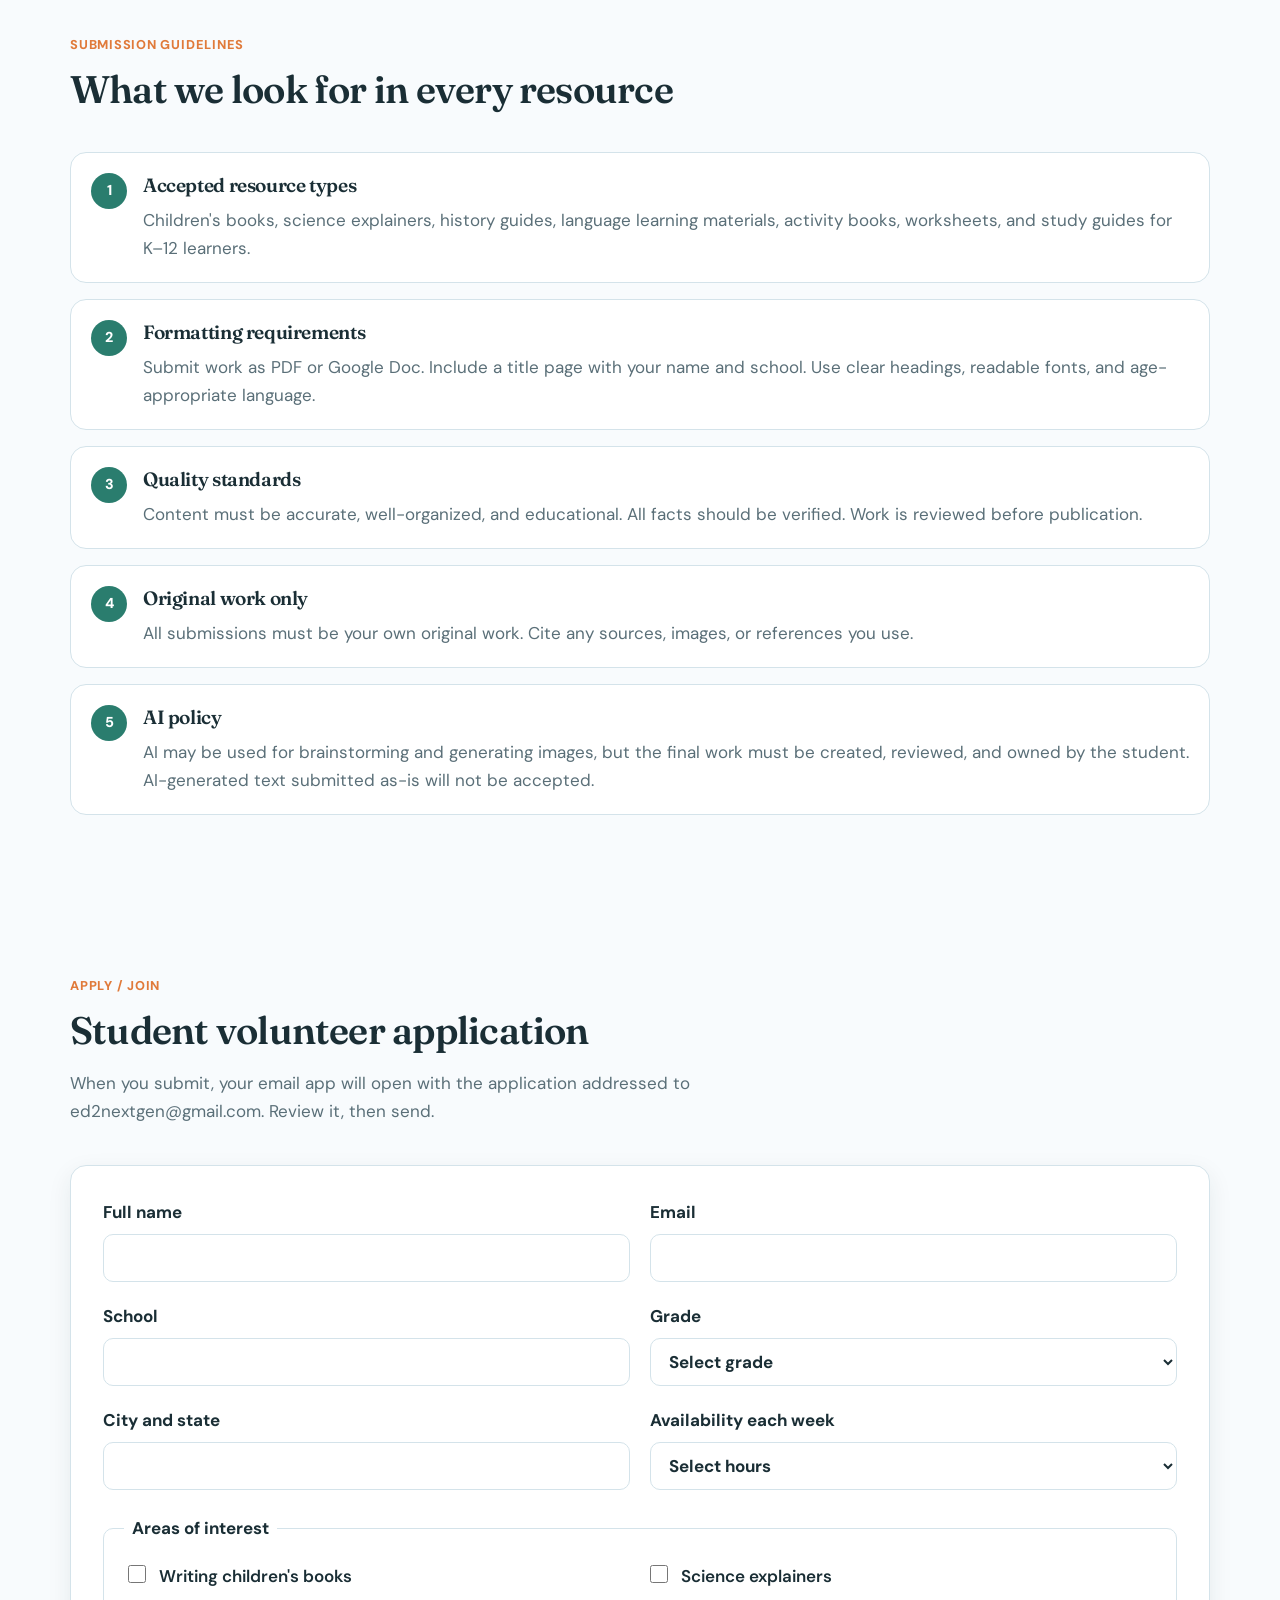
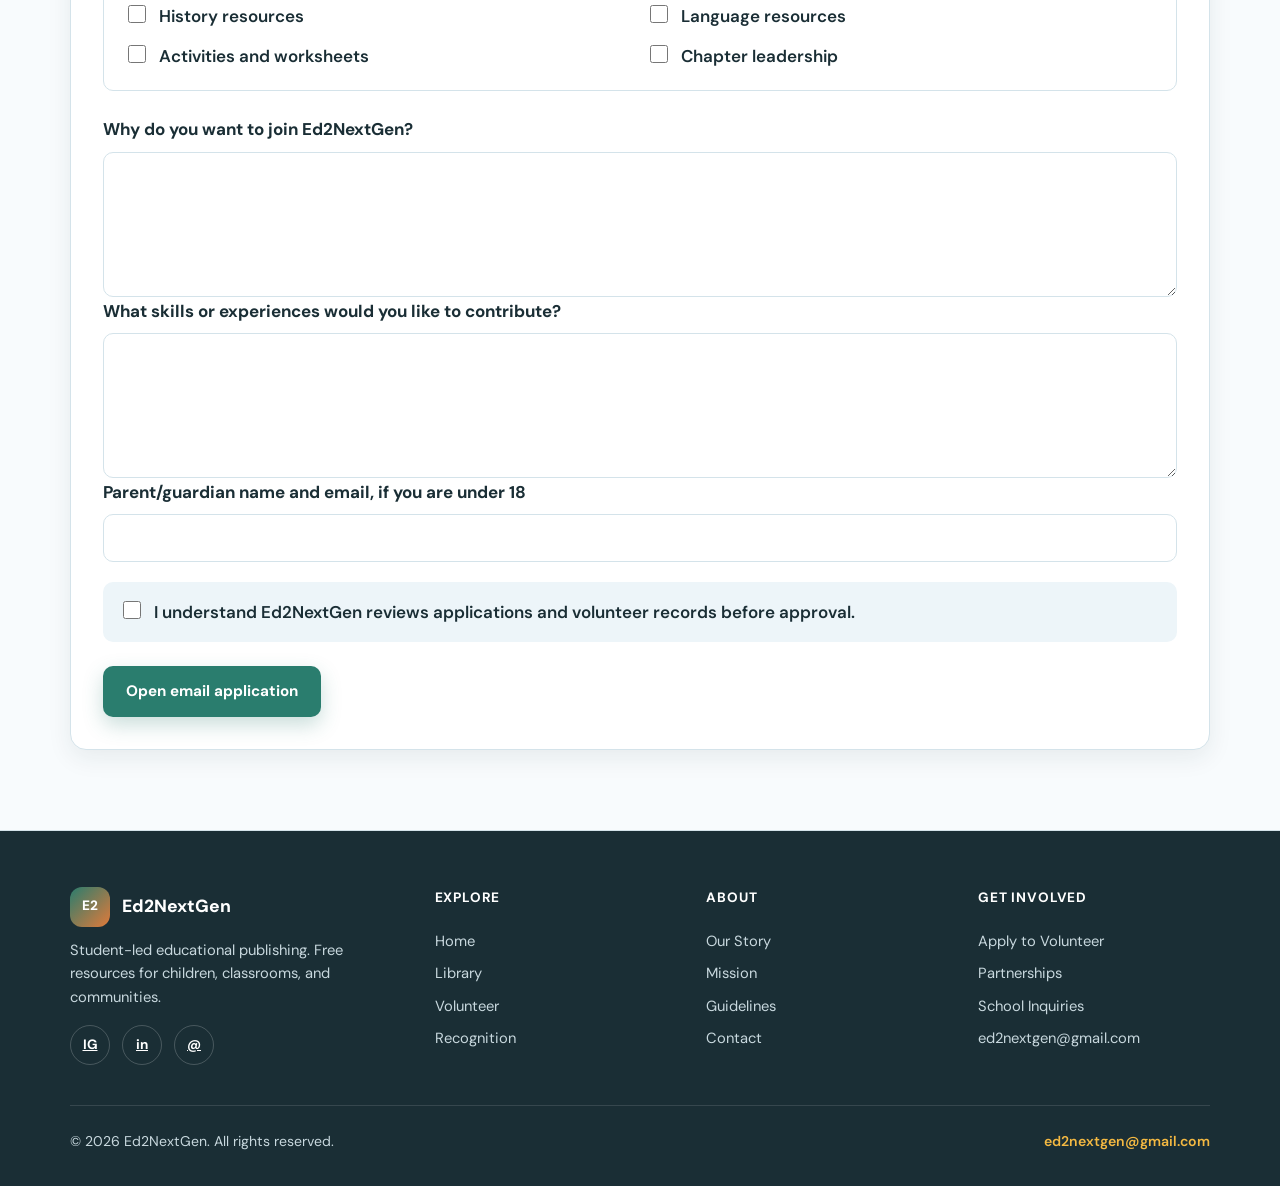
<file: volunteer.html>
<!doctype html>
<html lang="en">
  <head>
    <meta charset="utf-8">
    <meta name="viewport" content="width=device-width, initial-scale=1">
    <title>Volunteer | Ed2NextGen</title>
    <meta name="description" content="Join Ed2NextGen as a student volunteer. Write, illustrate, edit, research, or translate free educational resources.">
    <link rel="icon" href="assets/favicon.svg" type="image/svg+xml">
    <link rel="stylesheet" href="css/styles.css">
  </head>
  <body>
    <header class="site-header">
      <a class="brand" href="index.html">
        <span class="brand-mark" aria-hidden="true">E2</span>
        <span>Ed2NextGen</span>
      </a>
      <button class="nav-toggle" aria-label="Open menu" aria-expanded="false">
        <span></span><span></span><span></span>
      </button>
      <nav class="nav" aria-label="Primary navigation">
        <a href="index.html">Home</a>
        <a href="library.html">Library</a>
        <a href="volunteer.html" class="active">Volunteer</a>
        <a href="recognition.html">Recognition</a>
        <a href="about.html">About</a>
        <a href="contact.html">Contact</a>
      </nav>
    </header>

    <main>
      <section class="section hero" style="min-height:auto;padding-top:48px;">
        <div class="hero-copy reveal">
          <p class="eyebrow">Student Volunteers</p>
          <h1>Students create learning resources that help children and communities.</h1>
          <p class="lead">
            Ed2NextGen is a student-led volunteer organization where young creators write, illustrate,
            design, and review free educational materials while earning verified service hours.
          </p>
          <div class="hero-actions">
            <a class="button primary large" href="#apply">Start application</a>
            <a class="button secondary" href="#how-it-works">See how it works</a>
          </div>
        </div>
        <div class="hero-visual reveal">
          <div class="hero-card">
            <img src="assets/hero-illustration.svg" alt="Students making educational resources together.">
          </div>
        </div>
      </section>

      <section class="section stats-grid reveal" aria-label="Ed2NextGen focus areas" style="padding-top:0;">
        <article class="stat-card" style="text-align:left;">
          <strong>Online service</strong>
          <span class="muted">Create from home or through a school chapter.</span>
        </article>
        <article class="stat-card" style="text-align:left;">
          <strong>Verified hours</strong>
          <span class="muted">Log work for review and school records.</span>
        </article>
        <article class="stat-card" style="text-align:left;">
          <strong>Free resources</strong>
          <span class="muted">Publish materials for younger learners and teachers.</span>
        </article>
      </section>

      <section class="section" style="padding-top:0;">
        <div class="section-heading centered reveal">
          <p class="eyebrow">Who Can Join?</p>
          <h2>Any student ready to create and give back</h2>
          <p class="lead">
            Middle school, high school, and college students who want to create educational resources
            are welcome to apply.
          </p>
        </div>
      </section>

      <section class="section" style="padding-top:0;">
        <div class="section-heading reveal">
          <p class="eyebrow">Volunteer Roles</p>
          <h2>Choose the role that fits your skills</h2>
        </div>
        <div class="role-grid">
          <article class="role-card reveal">
            <div class="emoji" aria-hidden="true">✍️</div>
            <h3>Writer</h3>
            <p>Create books, guides, and explainers for young learners.</p>
          </article>
          <article class="role-card reveal">
            <div class="emoji" aria-hidden="true">🎨</div>
            <h3>Illustrator</h3>
            <p>Design covers, diagrams, and visual learning materials.</p>
          </article>
          <article class="role-card reveal">
            <div class="emoji" aria-hidden="true">🔍</div>
            <h3>Editor</h3>
            <p>Review drafts for clarity, accuracy, and quality.</p>
          </article>
          <article class="role-card reveal">
            <div class="emoji" aria-hidden="true">📚</div>
            <h3>Researcher</h3>
            <p>Gather facts, sources, and content for learning resources.</p>
          </article>
          <article class="role-card reveal">
            <div class="emoji" aria-hidden="true">🌍</div>
            <h3>Translator</h3>
            <p>Make resources accessible in more languages.</p>
          </article>
        </div>
      </section>

      <section class="section split" id="how-it-works">
        <div class="reveal">
          <p class="eyebrow">How it works</p>
          <h2>Clear steps for students, chapters, and schools.</h2>
          <p class="muted">
            Volunteers join a project, complete approved educational work, record their time,
            and receive verification after review. Chapter leaders can organize teams and help
            students build consistent service habits.
          </p>
        </div>
        <ol class="steps" style="margin:0;padding:0;list-style:none;display:grid;gap:12px;">
          <li class="reveal" style="min-height:72px;padding:16px 18px;border-left:4px solid var(--sun);border-radius:0 var(--radius-sm) var(--radius-sm) 0;background:var(--surface);">
            <span style="display:block;color:var(--sage-dark);font-weight:800;">Apply</span>
            Tell us your grade, interests, and availability.
          </li>
          <li class="reveal" style="min-height:72px;padding:16px 18px;border-left:4px solid var(--sun);border-radius:0 var(--radius-sm) var(--radius-sm) 0;background:var(--surface);">
            <span style="display:block;color:var(--sage-dark);font-weight:800;">Create</span>
            Write, design, illustrate, research, or review learning materials.
          </li>
          <li class="reveal" style="min-height:72px;padding:16px 18px;border-left:4px solid var(--sun);border-radius:0 var(--radius-sm) var(--radius-sm) 0;background:var(--surface);">
            <span style="display:block;color:var(--sage-dark);font-weight:800;">Log</span>
            Submit dates, tasks, hours, and a short description of your work.
          </li>
          <li class="reveal" style="min-height:72px;padding:16px 18px;border-left:4px solid var(--sun);border-radius:0 var(--radius-sm) var(--radius-sm) 0;background:var(--surface);">
            <span style="display:block;color:var(--sage-dark);font-weight:800;">Verify</span>
            Approved work can be used for school service records.
          </li>
        </ol>
      </section>

      <section class="section">
        <div class="section-heading reveal">
          <p class="eyebrow">Programs</p>
          <h2>Choose the kind of learning support you want to build.</h2>
        </div>
        <div class="program-grid">
          <article class="reveal">
            <h3>Children's Books</h3>
            <p>Educational stories for early readers, science curiosity, character growth, and culture.</p>
          </article>
          <article class="reveal">
            <h3>Science Explained</h3>
            <p>Simple guides that make biology, space, climate, chemistry, and physics easier to understand.</p>
          </article>
          <article class="reveal">
            <h3>History Through Stories</h3>
            <p>Readable resources about people, places, events, civilizations, and cultural learning.</p>
          </article>
          <article class="reveal">
            <h3>Learning Activities</h3>
            <p>Worksheets, puzzles, classroom activities, experiments, and educational games.</p>
          </article>
        </div>
      </section>

      <section class="soft-band" id="hours">
        <div style="max-width:var(--max);margin:0 auto;" class="split">
          <div class="reveal">
            <p class="eyebrow">Service records</p>
            <h2>Built around useful volunteer documentation.</h2>
            <p class="muted">
              Ed2NextGen tracks project type, contribution description, dates, and total time so
              students can keep organized records for school service requirements and leadership goals.
            </p>
          </div>
          <div class="record-box reveal" aria-label="Example volunteer record fields">
            <div><span>Student</span><strong>Applicant name</strong></div>
            <div><span>Task</span><strong>Book draft review</strong></div>
            <div><span>Status</span><strong>Pending review</strong></div>
            <div><span>Hours</span><strong>0</strong></div>
          </div>
        </div>
      </section>

      <section class="soft-band" id="guidelines" style="background:var(--paper);">
        <div style="max-width:var(--max);margin:0 auto;">
          <div class="section-heading reveal">
            <p class="eyebrow">Submission Guidelines</p>
            <h2>What we look for in every resource</h2>
          </div>
          <div class="guidelines-list">
            <div class="guideline-item reveal">
              <span class="num">1</span>
              <div>
                <h3>Accepted resource types</h3>
                <p>Children's books, science explainers, history guides, language learning materials, activity books, worksheets, and study guides for K–12 learners.</p>
              </div>
            </div>
            <div class="guideline-item reveal">
              <span class="num">2</span>
              <div>
                <h3>Formatting requirements</h3>
                <p>Submit work as PDF or Google Doc. Include a title page with your name and school. Use clear headings, readable fonts, and age-appropriate language.</p>
              </div>
            </div>
            <div class="guideline-item reveal">
              <span class="num">3</span>
              <div>
                <h3>Quality standards</h3>
                <p>Content must be accurate, well-organized, and educational. All facts should be verified. Work is reviewed before publication.</p>
              </div>
            </div>
            <div class="guideline-item reveal">
              <span class="num">4</span>
              <div>
                <h3>Original work only</h3>
                <p>All submissions must be your own original work. Cite any sources, images, or references you use.</p>
              </div>
            </div>
            <div class="guideline-item reveal">
              <span class="num">5</span>
              <div>
                <h3>AI policy</h3>
                <p>AI may be used for brainstorming and generating images, but the final work must be created, reviewed, and owned by the student. AI-generated text submitted as-is will not be accepted.</p>
              </div>
            </div>
          </div>
        </div>
      </section>

      <section class="section application" id="apply">
        <div class="section-heading reveal">
          <p class="eyebrow">Apply / Join</p>
          <h2>Student volunteer application</h2>
          <p class="muted">
            When you submit, your email app will open with the application addressed to
            ed2nextgen@gmail.com. Review it, then send.
          </p>
        </div>

        <form id="applicationForm" class="form reveal" action="mailto:ed2nextgen@gmail.com" method="post" enctype="text/plain">
          <div class="form-grid">
            <label>
              Full name
              <input name="Full name" autocomplete="name" required>
            </label>
            <label>
              Email
              <input name="Email" type="email" autocomplete="email" required>
            </label>
            <label>
              School
              <input name="School" required>
            </label>
            <label>
              Grade
              <select name="Grade" required>
                <option value="">Select grade</option>
                <option>6th</option>
                <option>7th</option>
                <option>8th</option>
                <option>9th</option>
                <option>10th</option>
                <option>11th</option>
                <option>12th</option>
                <option>College</option>
              </select>
            </label>
            <label>
              City and state
              <input name="Location" autocomplete="address-level2" required>
            </label>
            <label>
              Availability each week
              <select name="Weekly availability" required>
                <option value="">Select hours</option>
                <option>1-2 hours</option>
                <option>3-4 hours</option>
                <option>5-6 hours</option>
                <option>7+ hours</option>
              </select>
            </label>
          </div>

          <fieldset>
            <legend>Areas of interest</legend>
            <div class="checks">
              <label><input type="checkbox" name="Interests" value="Writing children's books"> Writing children's books</label>
              <label><input type="checkbox" name="Interests" value="Science explainers"> Science explainers</label>
              <label><input type="checkbox" name="Interests" value="History resources"> History resources</label>
              <label><input type="checkbox" name="Interests" value="Language resources"> Language resources</label>
              <label><input type="checkbox" name="Interests" value="Activities and worksheets"> Activities and worksheets</label>
              <label><input type="checkbox" name="Interests" value="Chapter leadership"> Chapter leadership</label>
            </div>
          </fieldset>

          <label>
            Why do you want to join Ed2NextGen?
            <textarea name="Why join" rows="5" required></textarea>
          </label>
          <label>
            What skills or experiences would you like to contribute?
            <textarea name="Skills" rows="5" required></textarea>
          </label>
          <label>
            Parent/guardian name and email, if you are under 18
            <input name="Parent or guardian contact">
          </label>

          <div class="consent">
            <label>
              <input type="checkbox" name="Agreement" value="I understand Ed2NextGen reviews applications and volunteer records." required>
              I understand Ed2NextGen reviews applications and volunteer records before approval.
            </label>
          </div>

          <div class="form-actions">
            <button class="button primary" type="submit" id="submitButton">Open email application</button>
            <p id="formStatus" role="status" aria-live="polite"></p>
          </div>
        </form>
      </section>
    </main>

    <footer class="site-footer">
      <div class="footer-inner">
        <div class="footer-brand">
          <a class="brand" href="index.html">
            <span class="brand-mark" aria-hidden="true">E2</span>
            <span>Ed2NextGen</span>
          </a>
          <p>Student-led educational publishing. Free resources for children, classrooms, and communities.</p>
          <div class="social-links" aria-label="Social media">
            <a href="#" aria-label="Instagram">IG</a>
            <a href="#" aria-label="LinkedIn">in</a>
            <a href="mailto:ed2nextgen@gmail.com" aria-label="Email">@</a>
          </div>
        </div>
        <div class="footer-col">
          <h4>Explore</h4>
          <a href="index.html">Home</a>
          <a href="library.html">Library</a>
          <a href="volunteer.html">Volunteer</a>
          <a href="recognition.html">Recognition</a>
        </div>
        <div class="footer-col">
          <h4>About</h4>
          <a href="about.html">Our Story</a>
          <a href="about.html#mission">Mission</a>
          <a href="volunteer.html#guidelines">Guidelines</a>
          <a href="contact.html">Contact</a>
        </div>
        <div class="footer-col">
          <h4>Get Involved</h4>
          <a href="volunteer.html">Apply to Volunteer</a>
          <a href="contact.html">Partnerships</a>
          <a href="contact.html">School Inquiries</a>
          <a href="mailto:ed2nextgen@gmail.com">ed2nextgen@gmail.com</a>
        </div>
      </div>
      <div class="footer-bottom">
        <span>© 2026 Ed2NextGen. All rights reserved.</span>
        <a href="mailto:ed2nextgen@gmail.com">ed2nextgen@gmail.com</a>
      </div>
    </footer>

    <script src="js/data.js"></script>
    <script src="js/main.js"></script>
    <script src="js/volunteer.js"></script>
  </body>
</html>
</file>
<file: css/styles.css>
/* Ed2NextGen — shared design system */
@import url("https://fonts.googleapis.com/css2?family=DM+Sans:ital,opsz,wght@0,9..40,400;0,9..40,500;0,9..40,600;0,9..40,700;0,9..40,800;1,9..40,400&family=Fraunces:opsz,wght@9..144,500;9..144,600;9..144,700&display=swap");

:root {
  color-scheme: light;
  --ink: #1a2e35;
  --muted: #5a6f78;
  --line: #d4e3ea;
  --paper: #f8fbfd;
  --surface: #ffffff;
  --soft: #edf5f9;
  --soft-green: #e8f5ef;
  --sage: #2a7d6e;
  --sage-dark: #1f6357;
  --blue: #2b6cb0;
  --blue-soft: #e8f2fc;
  --orange: #e07a3a;
  --orange-soft: #fef3eb;
  --sun: #f4b942;
  --radius: 16px;
  --radius-sm: 10px;
  --shadow: 0 20px 50px rgba(26, 46, 53, 0.1);
  --shadow-sm: 0 8px 24px rgba(26, 46, 53, 0.08);
  --max: 1140px;
  --header-h: 76px;
  font-family: "DM Sans", system-ui, sans-serif;
}

*,
*::before,
*::after {
  box-sizing: border-box;
}

html {
  scroll-behavior: smooth;
}

body {
  margin: 0;
  background: var(--paper);
  color: var(--ink);
  font-size: 17px;
  line-height: 1.65;
}

h1,
h2,
h3,
h4 {
  font-family: "Fraunces", Georgia, serif;
  font-weight: 600;
  letter-spacing: -0.02em;
}

a {
  color: inherit;
}

img,
svg {
  max-width: 100%;
  display: block;
}

/* Header */
.site-header {
  min-height: var(--header-h);
  padding: 0 28px;
  display: flex;
  align-items: center;
  justify-content: space-between;
  border-bottom: 1px solid var(--line);
  background: rgba(248, 251, 253, 0.92);
  backdrop-filter: blur(12px);
  position: sticky;
  top: 0;
  z-index: 100;
}

.brand {
  display: flex;
  align-items: center;
  gap: 12px;
  color: var(--ink);
  font-weight: 800;
  font-size: 1.1rem;
  text-decoration: none;
}

.brand-mark {
  width: 40px;
  height: 40px;
  border-radius: 12px;
  background: linear-gradient(135deg, var(--sage), var(--blue));
  display: grid;
  place-items: center;
  color: #fff;
  font-weight: 800;
  font-size: 0.85rem;
  font-family: "DM Sans", sans-serif;
}

.nav {
  display: flex;
  align-items: center;
  gap: 4px;
}

.nav a {
  color: var(--muted);
  font-size: 0.92rem;
  font-weight: 600;
  padding: 10px 14px;
  text-decoration: none;
  border-radius: var(--radius-sm);
  transition: color 0.2s, background 0.2s;
}

.nav a:hover,
.nav a:focus-visible,
.nav a.active {
  color: var(--sage-dark);
  background: var(--soft-green);
}

.nav-toggle {
  display: none;
  width: 44px;
  height: 44px;
  border: 1px solid var(--line);
  border-radius: var(--radius-sm);
  background: var(--surface);
  cursor: pointer;
  align-items: center;
  justify-content: center;
  flex-direction: column;
  gap: 5px;
}

.nav-toggle span {
  display: block;
  width: 20px;
  height: 2px;
  background: var(--ink);
  border-radius: 2px;
  transition: transform 0.2s, opacity 0.2s;
}

.nav-toggle[aria-expanded="true"] span:nth-child(1) {
  transform: translateY(7px) rotate(45deg);
}

.nav-toggle[aria-expanded="true"] span:nth-child(2) {
  opacity: 0;
}

.nav-toggle[aria-expanded="true"] span:nth-child(3) {
  transform: translateY(-7px) rotate(-45deg);
}

/* Layout */
.section {
  width: min(var(--max), calc(100% - 40px));
  margin: 0 auto;
  padding: 80px 0;
}

.section-heading {
  max-width: 680px;
  margin-bottom: 40px;
}

.section-heading.centered {
  margin-inline: auto;
  text-align: center;
}

.eyebrow {
  margin: 0 0 12px;
  color: var(--orange);
  font-size: 0.8rem;
  font-weight: 800;
  letter-spacing: 0.06em;
  text-transform: uppercase;
}

h1 {
  margin: 0 0 20px;
  font-size: clamp(2.4rem, 5.5vw, 4rem);
  line-height: 1.08;
}

h2 {
  margin: 0 0 16px;
  font-size: clamp(1.75rem, 3vw, 2.5rem);
  line-height: 1.15;
}

h3 {
  margin: 0 0 8px;
  font-size: 1.2rem;
  line-height: 1.3;
}

.lead {
  color: var(--muted);
  font-size: 1.12rem;
  max-width: 58ch;
}

.muted {
  color: var(--muted);
}

/* Buttons */
.button {
  min-height: 50px;
  border: 1px solid transparent;
  border-radius: var(--radius-sm);
  padding: 12px 22px;
  display: inline-flex;
  align-items: center;
  justify-content: center;
  gap: 8px;
  color: var(--ink);
  cursor: pointer;
  font: inherit;
  font-weight: 700;
  font-size: 0.95rem;
  text-decoration: none;
  transition: transform 0.2s, box-shadow 0.2s, background 0.2s, border-color 0.2s;
}

.button:hover {
  transform: translateY(-2px);
}

.button.primary {
  background: var(--sage);
  color: #fff;
  box-shadow: 0 8px 20px rgba(42, 125, 110, 0.25);
}

.button.primary:hover,
.button.primary:focus-visible {
  background: var(--sage-dark);
}

.button.secondary {
  background: var(--surface);
  border-color: var(--line);
  box-shadow: var(--shadow-sm);
}

.button.secondary:hover,
.button.secondary:focus-visible {
  border-color: var(--sage);
  color: var(--sage-dark);
}

.button.accent {
  background: var(--orange);
  color: #fff;
  box-shadow: 0 8px 20px rgba(224, 122, 58, 0.25);
}

.button.large {
  min-height: 56px;
  padding: 14px 28px;
  font-size: 1rem;
}

/* Hero */
.hero {
  min-height: calc(100vh - var(--header-h));
  display: grid;
  grid-template-columns: 1fr 1fr;
  gap: 56px;
  align-items: center;
  padding-top: 40px;
}

.hero-copy {
  max-width: 560px;
}

.hero-actions {
  display: flex;
  gap: 14px;
  flex-wrap: wrap;
  margin-top: 32px;
}

.hero-visual {
  position: relative;
}

.hero-card {
  border-radius: var(--radius);
  overflow: hidden;
  box-shadow: var(--shadow);
  border: 1px solid var(--line);
  background: var(--surface);
  animation: float 6s ease-in-out infinite;
}

.hero-card img {
  width: 100%;
  aspect-ratio: 4 / 3;
  object-fit: cover;
}

.hero-badge {
  position: absolute;
  bottom: -20px;
  left: -20px;
  background: var(--surface);
  border: 1px solid var(--line);
  border-radius: var(--radius);
  padding: 16px 20px;
  box-shadow: var(--shadow-sm);
  display: flex;
  align-items: center;
  gap: 12px;
  animation: float 6s ease-in-out infinite 1s;
}

.hero-badge strong {
  display: block;
  font-size: 1.1rem;
  color: var(--sage);
}

.hero-badge span {
  font-size: 0.85rem;
  color: var(--muted);
}

@keyframes float {
  0%,
  100% {
    transform: translateY(0);
  }
  50% {
    transform: translateY(-8px);
  }
}

/* Stats */
.stats-grid {
  display: grid;
  grid-template-columns: repeat(4, 1fr);
  gap: 20px;
  padding-top: 0;
}

.stat-card {
  padding: 28px 24px;
  border: 1px solid var(--line);
  border-radius: var(--radius);
  background: var(--surface);
  text-align: center;
  box-shadow: var(--shadow-sm);
  transition: transform 0.3s, box-shadow 0.3s;
}

.stat-card:hover {
  transform: translateY(-4px);
  box-shadow: var(--shadow);
}

.stat-icon {
  font-size: 1.8rem;
  margin-bottom: 8px;
}

.stat-value {
  display: block;
  font-family: "Fraunces", serif;
  font-size: 2.4rem;
  font-weight: 700;
  color: var(--sage);
  line-height: 1.1;
}

.stat-label {
  display: block;
  margin-top: 6px;
  color: var(--muted);
  font-size: 0.92rem;
  font-weight: 600;
}

/* Steps */
.steps-grid {
  display: grid;
  grid-template-columns: repeat(4, 1fr);
  gap: 20px;
}

.step-card {
  padding: 28px 24px;
  border: 1px solid var(--line);
  border-radius: var(--radius);
  background: var(--surface);
  position: relative;
  overflow: hidden;
  transition: transform 0.3s;
}

.step-card:hover {
  transform: translateY(-4px);
}

.step-card::before {
  content: attr(data-step);
  position: absolute;
  top: 16px;
  right: 16px;
  font-family: "Fraunces", serif;
  font-size: 2.5rem;
  font-weight: 700;
  color: var(--soft);
  line-height: 1;
}

.step-card h3 {
  color: var(--sage-dark);
}

.step-card p {
  margin: 0;
  color: var(--muted);
  font-size: 0.95rem;
}

/* Cards */
.card-grid {
  display: grid;
  grid-template-columns: repeat(3, 1fr);
  gap: 24px;
}

.resource-card {
  border: 1px solid var(--line);
  border-radius: var(--radius);
  background: var(--surface);
  overflow: hidden;
  box-shadow: var(--shadow-sm);
  transition: transform 0.3s, box-shadow 0.3s;
  display: flex;
  flex-direction: column;
}

.resource-card:hover {
  transform: translateY(-6px);
  box-shadow: var(--shadow);
}

.resource-cover {
  aspect-ratio: 3 / 4;
  background: linear-gradient(145deg, var(--blue-soft), var(--soft-green));
  display: grid;
  place-items: center;
  padding: 24px;
  position: relative;
  overflow: hidden;
}

.resource-cover img {
  width: 100%;
  height: 100%;
  object-fit: cover;
}

.resource-cover .placeholder-icon {
  font-size: 3rem;
  opacity: 0.5;
}

.resource-body {
  padding: 22px;
  flex: 1;
  display: flex;
  flex-direction: column;
}

.resource-category {
  display: inline-block;
  margin-bottom: 8px;
  padding: 4px 10px;
  border-radius: 999px;
  background: var(--orange-soft);
  color: var(--orange);
  font-size: 0.75rem;
  font-weight: 700;
  text-transform: uppercase;
  letter-spacing: 0.04em;
}

.resource-body p {
  margin: 0 0 12px;
  color: var(--muted);
  font-size: 0.92rem;
  flex: 1;
}

.resource-author {
  font-size: 0.88rem;
  font-weight: 600;
  color: var(--blue);
  margin-bottom: 16px;
}

.resource-card .button {
  width: 100%;
  font-size: 0.88rem;
  min-height: 44px;
}

/* Mission band */
.band {
  width: 100%;
  padding: 80px max(20px, calc((100% - var(--max)) / 2));
  background: linear-gradient(135deg, var(--soft) 0%, var(--soft-green) 100%);
}

.band-inner {
  max-width: var(--max);
  margin: 0 auto;
  display: grid;
  grid-template-columns: 1fr 1fr;
  gap: 48px;
  align-items: center;
}

/* Page hero (inner pages) */
.page-hero {
  padding: 64px 0 48px;
  text-align: center;
}

.page-hero .lead {
  margin: 0 auto;
}

/* Filters */
.filter-bar {
  display: flex;
  flex-wrap: wrap;
  gap: 10px;
  margin-bottom: 32px;
}

.filter-btn {
  border: 1px solid var(--line);
  border-radius: 999px;
  padding: 10px 18px;
  background: var(--surface);
  color: var(--muted);
  font: inherit;
  font-weight: 600;
  font-size: 0.88rem;
  cursor: pointer;
  transition: all 0.2s;
}

.filter-btn:hover,
.filter-btn.active {
  background: var(--sage);
  border-color: var(--sage);
  color: #fff;
}

/* Empty state */
.empty-state {
  text-align: center;
  padding: 64px 32px;
  border: 2px dashed var(--line);
  border-radius: var(--radius);
  background: var(--surface);
}

.empty-state .icon {
  font-size: 3rem;
  margin-bottom: 16px;
}

.empty-state h3 {
  margin-bottom: 8px;
}

.empty-state p {
  color: var(--muted);
  max-width: 42ch;
  margin: 0 auto 24px;
}

/* Roles */
.role-grid {
  display: grid;
  grid-template-columns: repeat(5, 1fr);
  gap: 16px;
}

.role-card {
  padding: 28px 20px;
  border: 1px solid var(--line);
  border-radius: var(--radius);
  background: var(--surface);
  text-align: center;
  transition: transform 0.3s, box-shadow 0.3s;
}

.role-card:hover {
  transform: translateY(-4px);
  box-shadow: var(--shadow-sm);
}

.role-card .emoji {
  font-size: 2rem;
  margin-bottom: 12px;
}

.role-card p {
  margin: 0;
  color: var(--muted);
  font-size: 0.88rem;
}

/* Table */
.data-table-wrap {
  overflow-x: auto;
  border: 1px solid var(--line);
  border-radius: var(--radius);
  background: var(--surface);
  box-shadow: var(--shadow-sm);
}

.data-table {
  width: 100%;
  border-collapse: collapse;
  font-size: 0.95rem;
}

.data-table th,
.data-table td {
  padding: 16px 20px;
  text-align: left;
  border-bottom: 1px solid var(--line);
}

.data-table th {
  background: var(--soft);
  font-weight: 700;
  color: var(--ink);
  font-size: 0.85rem;
  text-transform: uppercase;
  letter-spacing: 0.04em;
}

.data-table tr:last-child td {
  border-bottom: none;
}

.data-table tbody tr:hover {
  background: var(--paper);
}

/* Spotlight */
.spotlight-card {
  display: grid;
  grid-template-columns: auto 1fr;
  gap: 32px;
  padding: 36px;
  border: 1px solid var(--line);
  border-radius: var(--radius);
  background: linear-gradient(135deg, var(--surface) 0%, var(--orange-soft) 100%);
  box-shadow: var(--shadow);
  align-items: center;
}

.spotlight-avatar {
  width: 100px;
  height: 100px;
  border-radius: 50%;
  background: linear-gradient(135deg, var(--sage), var(--blue));
  display: grid;
  place-items: center;
  color: #fff;
  font-family: "Fraunces", serif;
  font-size: 2rem;
  font-weight: 700;
}

.spotlight-badge {
  display: inline-block;
  margin-bottom: 8px;
  padding: 4px 12px;
  border-radius: 999px;
  background: var(--orange);
  color: #fff;
  font-size: 0.78rem;
  font-weight: 700;
  text-transform: uppercase;
  letter-spacing: 0.05em;
}

/* Values */
.values-grid {
  display: grid;
  grid-template-columns: repeat(3, 1fr);
  gap: 20px;
}

.value-card {
  padding: 28px;
  border: 1px solid var(--line);
  border-radius: var(--radius);
  background: var(--surface);
}

.value-card h3 {
  color: var(--sage-dark);
}

.value-card p {
  margin: 0;
  color: var(--muted);
  font-size: 0.95rem;
}

/* Split layout */
.split {
  display: grid;
  grid-template-columns: 1fr 1fr;
  gap: 48px;
  align-items: start;
}

/* Forms */
.form {
  padding: 32px;
  border: 1px solid var(--line);
  border-radius: var(--radius);
  background: var(--surface);
  box-shadow: var(--shadow-sm);
}

.form-grid {
  display: grid;
  grid-template-columns: repeat(2, 1fr);
  gap: 20px;
}

label,
legend {
  font-weight: 700;
  color: var(--ink);
}

label {
  display: grid;
  gap: 8px;
}

input,
select,
textarea {
  width: 100%;
  border: 1px solid var(--line);
  border-radius: var(--radius-sm);
  background: #fff;
  color: var(--ink);
  font: inherit;
  line-height: 1.4;
}

input,
select {
  min-height: 48px;
  padding: 10px 14px;
}

textarea {
  min-height: 140px;
  resize: vertical;
  padding: 12px 14px;
}

input:focus,
select:focus,
textarea:focus {
  outline: 3px solid rgba(42, 125, 110, 0.2);
  border-color: var(--sage);
}

fieldset {
  margin: 24px 0;
  padding: 20px;
  border: 1px solid var(--line);
  border-radius: var(--radius-sm);
}

legend {
  padding: 0 8px;
}

.checks {
  display: grid;
  grid-template-columns: repeat(2, 1fr);
  gap: 12px;
}

.checks label,
.consent label {
  display: flex;
  gap: 10px;
  align-items: flex-start;
  font-weight: 600;
}

.checks input,
.consent input {
  width: 18px;
  height: 18px;
  min-height: 18px;
  margin-top: 3px;
  accent-color: var(--sage);
}

.consent {
  margin-top: 20px;
  padding: 16px;
  border-radius: var(--radius-sm);
  background: var(--soft);
}

.form-actions {
  display: flex;
  align-items: center;
  gap: 16px;
  flex-wrap: wrap;
  margin-top: 24px;
}

#formStatus {
  margin: 0;
  color: var(--muted);
  font-weight: 600;
  font-size: 0.92rem;
}

/* Contact cards */
.contact-cards {
  display: grid;
  grid-template-columns: repeat(3, 1fr);
  gap: 20px;
  margin-bottom: 48px;
}

.contact-card {
  padding: 28px;
  border: 1px solid var(--line);
  border-radius: var(--radius);
  background: var(--surface);
}

.contact-card h3 {
  color: var(--sage-dark);
  margin-bottom: 8px;
}

.contact-card p {
  margin: 0;
  color: var(--muted);
  font-size: 0.95rem;
}

.contact-card a {
  color: var(--blue);
  font-weight: 600;
  text-decoration: none;
}

.contact-card a:hover {
  text-decoration: underline;
}

/* Guidelines */
.guidelines-list {
  display: grid;
  gap: 16px;
}

.guideline-item {
  display: grid;
  grid-template-columns: auto 1fr;
  gap: 16px;
  padding: 20px;
  border: 1px solid var(--line);
  border-radius: var(--radius);
  background: var(--surface);
}

.guideline-item .num {
  width: 36px;
  height: 36px;
  border-radius: 50%;
  background: var(--sage);
  color: #fff;
  display: grid;
  place-items: center;
  font-weight: 800;
  font-size: 0.9rem;
}

.guideline-item p {
  margin: 0;
  color: var(--muted);
}

/* Footer */
.site-footer {
  border-top: 1px solid var(--line);
  background: var(--ink);
  color: #c8d8de;
  padding: 56px 28px 32px;
}

.footer-inner {
  max-width: var(--max);
  margin: 0 auto;
  display: grid;
  grid-template-columns: 1.4fr 1fr 1fr 1fr;
  gap: 40px;
}

.footer-brand p {
  margin: 12px 0 0;
  font-size: 0.92rem;
  line-height: 1.6;
}

.footer-brand .brand {
  color: #fff;
}

.footer-brand .brand-mark {
  background: linear-gradient(135deg, var(--sage), var(--orange));
}

.footer-col h4 {
  margin: 0 0 16px;
  color: #fff;
  font-family: "DM Sans", sans-serif;
  font-size: 0.85rem;
  font-weight: 700;
  text-transform: uppercase;
  letter-spacing: 0.06em;
}

.footer-col a {
  display: block;
  color: #c8d8de;
  text-decoration: none;
  font-size: 0.92rem;
  padding: 4px 0;
  transition: color 0.2s;
}

.footer-col a:hover {
  color: #fff;
}

.social-links {
  display: flex;
  gap: 12px;
  margin-top: 16px;
}

.social-links a {
  width: 40px;
  height: 40px;
  border-radius: 50%;
  border: 1px solid rgba(255, 255, 255, 0.2);
  display: grid;
  place-items: center;
  color: #fff;
  font-size: 0.85rem;
  font-weight: 700;
  transition: background 0.2s, border-color 0.2s;
}

.social-links a:hover {
  background: rgba(255, 255, 255, 0.1);
  border-color: rgba(255, 255, 255, 0.4);
}

.footer-bottom {
  max-width: var(--max);
  margin: 40px auto 0;
  padding-top: 24px;
  border-top: 1px solid rgba(255, 255, 255, 0.12);
  display: flex;
  justify-content: space-between;
  align-items: center;
  flex-wrap: wrap;
  gap: 12px;
  font-size: 0.88rem;
}

.footer-bottom a {
  color: var(--sun);
  text-decoration: none;
  font-weight: 600;
}

/* Reveal animation */
.reveal {
  opacity: 0;
  transform: translateY(24px);
  transition: opacity 0.6s ease, transform 0.6s ease;
}

.reveal.visible {
  opacity: 1;
  transform: translateY(0);
}

/* Record box (volunteer) */
.record-box {
  padding: 24px;
  border: 1px solid var(--line);
  border-radius: var(--radius);
  background: var(--surface);
  display: grid;
  grid-template-columns: repeat(2, 1fr);
  gap: 16px;
}

.record-box div {
  padding: 16px;
  border-radius: var(--radius-sm);
  background: var(--paper);
}

.record-box span,
.record-box strong {
  display: block;
}

.record-box span {
  color: var(--muted);
  font-size: 0.85rem;
}

.record-box strong {
  margin-top: 4px;
}

.program-grid {
  display: grid;
  grid-template-columns: repeat(4, 1fr);
  gap: 16px;
}

.program-grid article {
  padding: 24px;
  border: 1px solid var(--line);
  border-radius: var(--radius);
  background: var(--surface);
  min-height: 180px;
}

.program-grid article:nth-child(1) { border-top: 4px solid var(--sun); }
.program-grid article:nth-child(2) { border-top: 4px solid var(--sage); }
.program-grid article:nth-child(3) { border-top: 4px solid var(--orange); }
.program-grid article:nth-child(4) { border-top: 4px solid var(--blue); }

.program-grid p {
  margin: 0;
  color: var(--muted);
  font-size: 0.92rem;
}

.soft-band {
  width: 100%;
  padding: 80px max(20px, calc((100% - var(--max)) / 2));
  background: var(--soft);
}

/* Responsive */
@media (max-width: 1024px) {
  .hero,
  .band-inner,
  .split {
    grid-template-columns: 1fr;
  }

  .stats-grid,
  .steps-grid {
    grid-template-columns: repeat(2, 1fr);
  }

  .card-grid {
    grid-template-columns: repeat(2, 1fr);
  }

  .role-grid {
    grid-template-columns: repeat(3, 1fr);
  }

  .footer-inner {
    grid-template-columns: 1fr 1fr;
  }

  .program-grid {
    grid-template-columns: repeat(2, 1fr);
  }
}

@media (max-width: 768px) {
  .nav-toggle {
    display: flex;
  }

  .nav {
    display: none;
    position: absolute;
    top: var(--header-h);
    left: 0;
    right: 0;
    flex-direction: column;
    padding: 16px;
    background: var(--surface);
    border-bottom: 1px solid var(--line);
    box-shadow: var(--shadow-sm);
  }

  .nav.open {
    display: flex;
  }

  .nav a {
    width: 100%;
    padding: 14px 16px;
  }

  .site-header {
    position: relative;
    flex-wrap: wrap;
  }

  .hero {
    min-height: auto;
    padding-top: 32px;
  }

  .hero-badge {
    position: static;
    margin-top: 16px;
  }

  .stats-grid,
  .steps-grid,
  .card-grid,
  .values-grid,
  .contact-cards,
  .role-grid {
    grid-template-columns: 1fr;
  }

  .spotlight-card {
    grid-template-columns: 1fr;
    text-align: center;
  }

  .spotlight-avatar {
    margin: 0 auto;
  }

  .footer-inner {
    grid-template-columns: 1fr;
  }

  .form-grid,
  .checks,
  .record-box {
    grid-template-columns: 1fr;
  }

  .hero-actions,
  .form-actions {
    flex-direction: column;
    align-items: stretch;
  }

  .button {
    width: 100%;
  }

  .program-grid {
    grid-template-columns: 1fr;
  }
}

@media (max-width: 480px) {
  .section {
    width: min(var(--max), calc(100% - 28px));
    padding: 56px 0;
  }

  .site-header {
    padding: 0 16px;
  }
}

@media (prefers-reduced-motion: reduce) {
  html {
    scroll-behavior: auto;
  }

  .reveal,
  .hero-card,
  .hero-badge {
    animation: none;
    transition: none;
    opacity: 1;
    transform: none;
  }
}
</file>
